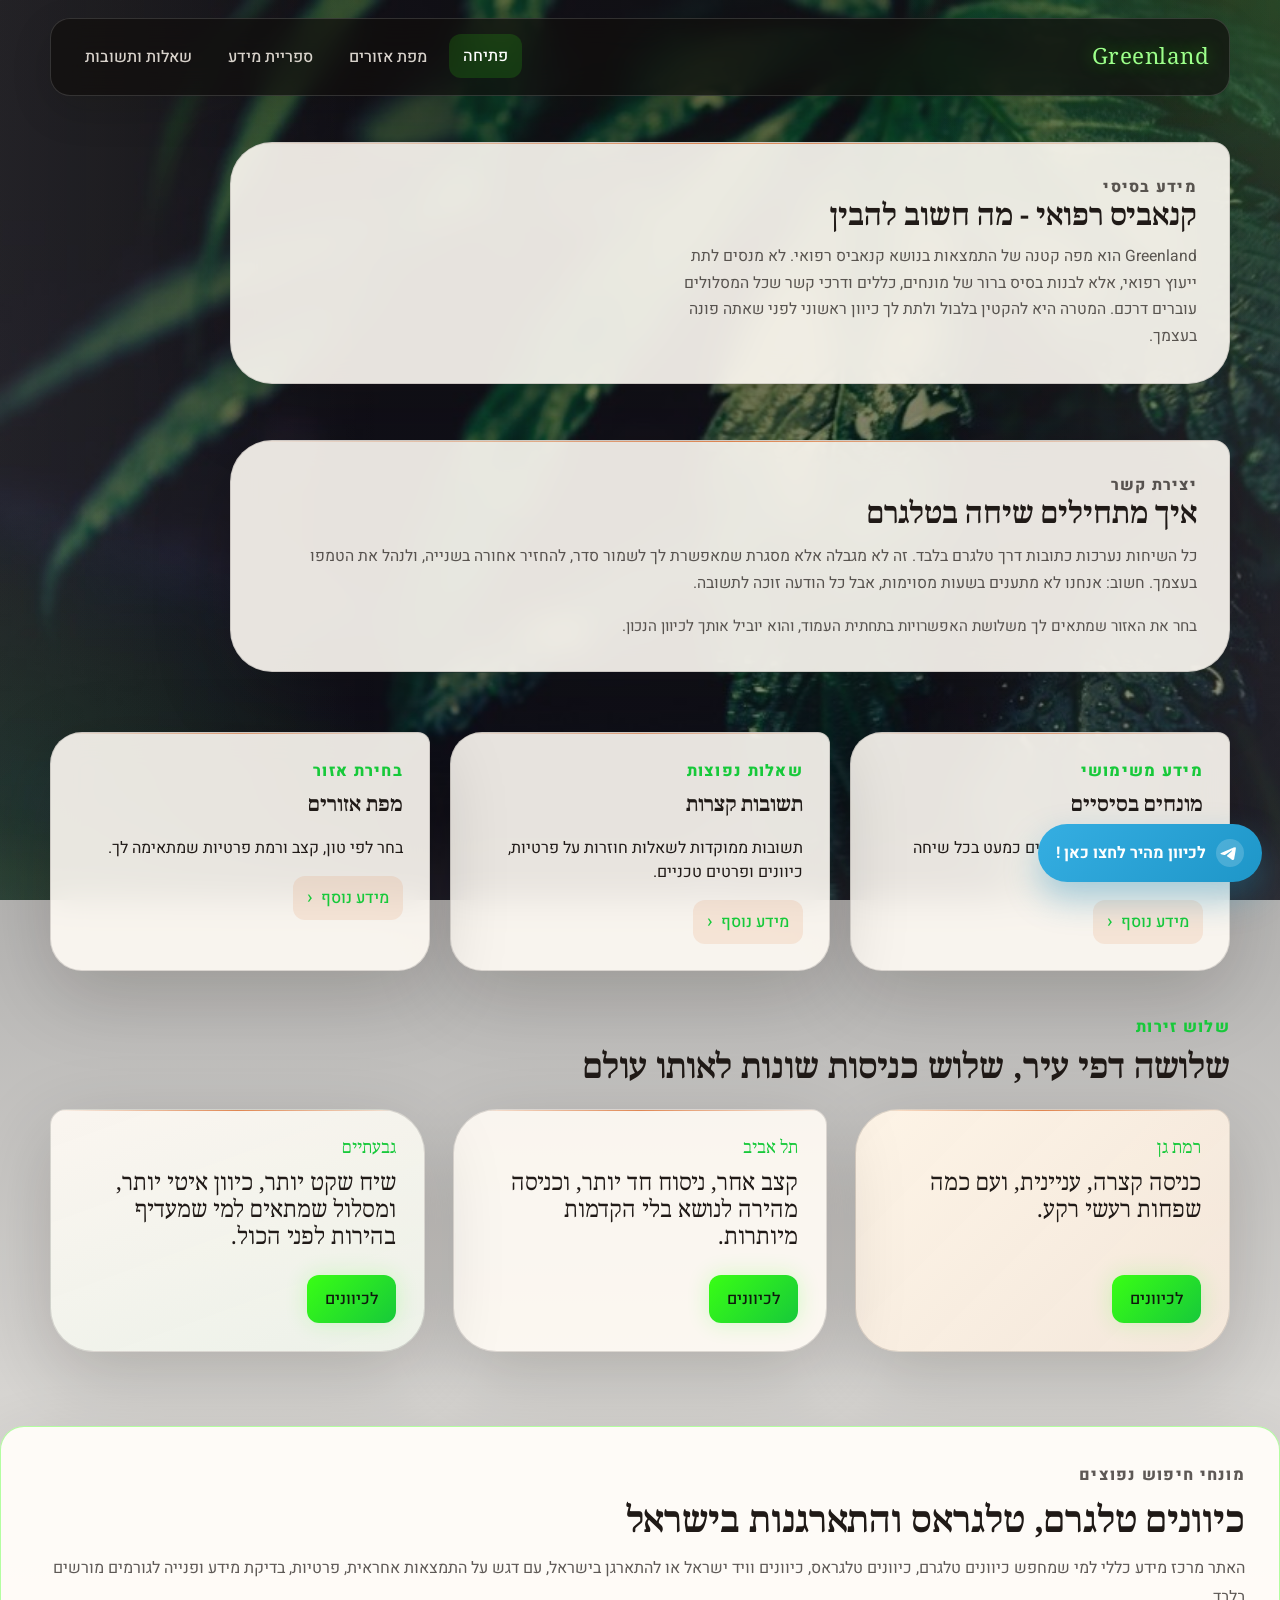
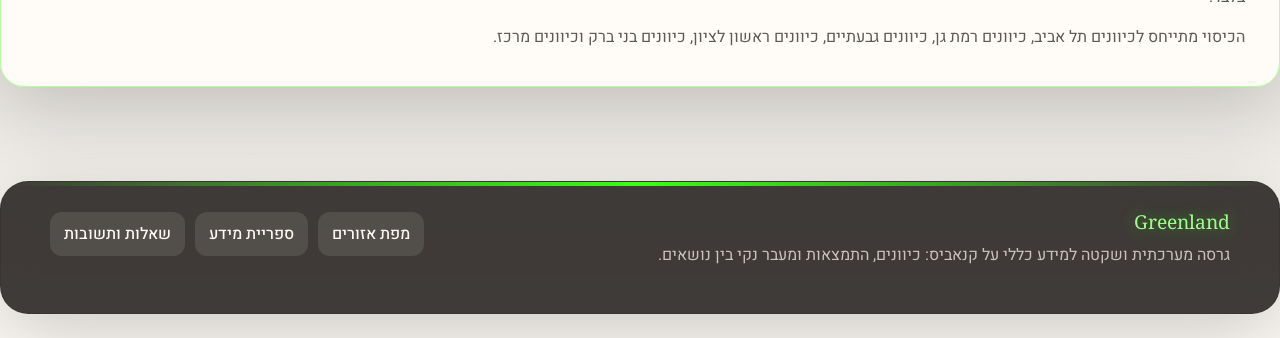
<file: index.html>
<!DOCTYPE html>
<html lang="he" dir="rtl">
<head>
  <meta charset="UTF-8">
  <meta name="viewport" content="width=device-width, initial-scale=1.0">
  <meta name="theme-color" content="#39ff14">
  <meta name="robots" content="index,follow,max-image-preview:large">
  <title>כיוונים טלגרם וכיוונים מרכז | להתארגן בישראל</title>
  <meta name="description" content="מידע כללי להתמצאות בישראל סביב כיוונים טלגרם, כיוונים טלגראס וכיוונים מרכז, כולל תל אביב, רמת גן, גבעתיים, ראשון לציון ובני ברק.">
  <meta name="keywords" content="כיוונים טלגרם, כיוונים טלגראס, כיוונים וויד ישראל, להתארגן בישראל, כיוונים תל אביב, כיוונים רמת גן, כיוונים גבעתיים, כיוונים ראשון לציון, כיוונים בני ברק, כיוונים מרכז">
  <link rel="canonical" href="https://masach-patuach.example/">
  <meta property="og:type" content="website">
  <meta property="og:locale" content="he_IL">
  <meta property="og:title" content="כיוונים טלגרם וכיוונים מרכז | להתארגן בישראל">
  <meta property="og:description" content="מידע כללי להתמצאות בישראל סביב כיוונים טלגרם, כיוונים טלגראס וכיוונים מרכז, כולל תל אביב, רמת גן, גבעתיים, ראשון לציון ובני ברק.">
  <meta property="og:url" content="https://masach-patuach.example/">
  <meta property="og:site_name" content="Greenland">
  <meta property="og:image" content="https://masach-patuach.example/assets/image/weed3.jpg">
  <meta property="og:image:alt" content="רקע גרפי של Greenland לשיתוף ברשתות חברתיות">
  <meta name="twitter:card" content="summary_large_image">
  <meta name="twitter:title" content="כיוונים טלגרם וכיוונים מרכז | להתארגן בישראל">
  <meta name="twitter:description" content="מידע כללי להתמצאות בישראל סביב כיוונים טלגרם, כיוונים טלגראס וכיוונים מרכז, כולל תל אביב, רמת גן, גבעתיים, ראשון לציון ובני ברק.">
  <meta name="twitter:image" content="https://masach-patuach.example/assets/image/weed3.jpg">
  <meta name="twitter:image:alt" content="רקע גרפי של Greenland לשיתוף ברשתות חברתיות">
  <script type="application/ld+json">
    {
      "@context": "https://schema.org",
      "@graph": [
        {
          "@type": "WebSite",
          "@id": "https://masach-patuach.example/#website",
          "url": "https://masach-patuach.example/",
          "name": "Greenland",
          "inLanguage": "he-IL",
          "description": "אתר מידע כללי עם מפת אזורים, מונחים בסיסיים ושאלות נפוצות על קנאביס רפואי בישראל."
        },
        {
          "@type": "WebPage",
          "@id": "https://masach-patuach.example/#webpage",
          "url": "https://masach-patuach.example/",
          "name": "קנאביס רפואי בישראל | Greenland",
          "isPartOf": {
            "@id": "https://masach-patuach.example/#website"
          },
          "inLanguage": "he-IL",
          "description": "מידע כללי על קנאביס רפואי בישראל: מפת אזורים, מונחים בסיסיים, שאלות נפוצות וכיוון ראשוני להמשך קריאה."
        }
      ]
    }
  </script>
  <link rel="icon" href="favicon.svg" type="image/svg+xml">
  <link rel="manifest" href="manifest.json">
  <link rel="preconnect" href="https://fonts.googleapis.com">
  <link rel="preconnect" href="https://fonts.gstatic.com" crossorigin>
  <link href="https://fonts.googleapis.com/css2?family=Heebo:wght@400;500;700;800&family=Noto+Serif+Hebrew:wght@400;600;700;800&display=swap" rel="stylesheet">
  <link rel="stylesheet" href="assets/css/style.css">
    <script type="application/ld+json" data-seo-topic-list>
    {
      "@context": "https://schema.org",
      "@type": "ItemList",
      "name": "מונחי כיוונים מרכז והתארגנות בישראל",
      "description": "רשימת נושאים כללית להתמצאות: כיוונים טלגרם, כיוונים טלגראס, כיוונים וויד ישראל, להתארגן בישראל וכיוונים לפי ערי המרכז.",
      "itemListElement": [
        { "@type": "ListItem", "position": 1, "name": "כיוונים טלגרם" },
        { "@type": "ListItem", "position": 2, "name": "כיוונים טלגראס" },
        { "@type": "ListItem", "position": 3, "name": "כיוונים וויד ישראל" },
        { "@type": "ListItem", "position": 4, "name": "להתארגן בישראל" },
        { "@type": "ListItem", "position": 5, "name": "כיוונים תל אביב" },
        { "@type": "ListItem", "position": 6, "name": "כיוונים רמת גן" },
        { "@type": "ListItem", "position": 7, "name": "כיוונים גבעתיים" },
        { "@type": "ListItem", "position": 8, "name": "כיוונים ראשון לציון" },
        { "@type": "ListItem", "position": 9, "name": "כיוונים בני ברק" },
        { "@type": "ListItem", "position": 10, "name": "כיוונים מרכז" }
      ]
    }
    </script>
</head>
<body>
  <div class="page-aura" aria-hidden="true"></div>
  <header class="site-header" data-header>
    <div class="shell nav-shell">
      <a class="brand" href="index.html">Greenland</a>
      <button class="menu-toggle" type="button" aria-expanded="false" aria-controls="primary-nav" aria-label="פתיחת תפריט">
        <span></span>
        <span></span>
        <span></span>
      </button>
      <nav class="primary-nav" id="primary-nav">
        <a href="index.html" aria-current="page">פתיחה</a>
        <a href="guides.html">מפת אזורים</a>
        <a href="info.html">ספריית מידע</a>
        <a href="faq.html">שאלות ותשובות</a>
      </nav>
    </div>
  </header>

  <main>
    <section class="section-shell info-banner">
      <div class="shell">
        <article class="banner-card reveal">
          <p class="eyebrow">מידע בסיסי</p>
          <h1>קנאביס רפואי - מה חשוב להבין</h1>
          <p class="lead">Greenland הוא מפה קטנה של התמצאות בנושא קנאביס רפואי. לא מנסים לתת ייעוץ רפואי, אלא לבנות בסיס ברור של מונחים, כללים ודרכי קשר שכל המסלולים עוברים דרכם. המטרה היא להקטין בלבול ולתת לך כיוון ראשוני לפני שאתה פונה בעצמך.</p>
        </article>
      </div>
    </section>

    <section class="section-shell telegram-section">
      <div class="shell">
        <article class="telegram-card reveal">
          <p class="eyebrow">יצירת קשר</p>
          <h2>איך מתחילים שיחה בטלגרם</h2>
          <p>כל השיחות נערכות כתובות דרך טלגרם בלבד. זה לא מגבלה אלא מסגרת שמאפשרת לך לשמור סדר, להחזיר אחורה בשנייה, ולנהל את הטמפו בעצמך. חשוב: אנחנו לא מתענים בשעות מסוימות, אבל כל הודעה זוכה לתשובה.</p>
          <p style="margin-top: 16px; font-size: 0.95rem; color: var(--ink-soft);">
            בחר את האזור שמתאים לך משלושת האפשרויות בתחתית העמוד, והוא יוביל אותך לכיוון הנכון.
          </p>
        </article>
      </div>
    </section>

    <section class="section-shell quick-links-section">
      <div class="shell">
        <div class="quick-links-grid">
          <a class="quick-link-card reveal" href="info.html">
            <p class="eyebrow">מידע משימושי</p>
            <h3>מונחים בסיסיים</h3>
            <p>היכר את המושגים שחוזרים כמעט בכל שיחה ראשונית.</p>
            <span class="quick-link-action">מידע נוסף</span>
          </a>
          <a class="quick-link-card reveal delay-1" href="faq.html">
            <p class="eyebrow">שאלות נפוצות</p>
            <h3>תשובות קצרות</h3>
            <p>תשובות ממוקדות לשאלות חוזרות על פרטיות, כיוונים ופרטים טכניים.</p>
            <span class="quick-link-action">מידע נוסף</span>
          </a>
          <a class="quick-link-card reveal delay-2" href="guides.html">
            <p class="eyebrow">בחירת אזור</p>
            <h3>מפת אזורים</h3>
            <p>בחר לפי טון, קצב ורמת פרטיות שמתאימה לך.</p>
            <span class="quick-link-action">מידע נוסף</span>
          </a>
        </div>
      </div>
    </section>

    <section class="section-shell city-stage">
      <div class="shell">
        <div class="section-head reveal city-stage-head">
          <p class="eyebrow">שלוש זירות</p>
          <h2>שלושה דפי עיר, שלוש כניסות שונות לאותו עולם</h2>
        </div>
        <div class="city-stage-grid">
          <a class="city-stage-card city-stage-card-primary reveal" href="ramat-gan.html">
            <div class="city-stage-copy">
              <p class="editorial-index">רמת גן</p>
              <span>כניסה קצרה, עניינית, ועם כמה שפחות רעשי רקע.</span>
            </div>
            <span class="city-card-action">לכיוונים</span>
          </a>
          <a class="city-stage-card reveal delay-1" href="tel-aviv.html">
            <div class="city-stage-copy">
              <p class="editorial-index">תל אביב</p>
              <span>קצב אחר, ניסוח חד יותר, וכניסה מהירה לנושא בלי הקדמות מיותרות.</span>
            </div>
            <span class="city-card-action">לכיוונים</span>
          </a>
          <a class="city-stage-card city-stage-card-soft reveal delay-2" href="givatayim.html">
            <div class="city-stage-copy">
              <p class="editorial-index">גבעתיים</p>
              <span>שיח שקט יותר, כיוון איטי יותר, ומסלול שמתאים למי שמעדיף בהירות לפני הכול.</span>
            </div>
            <span class="city-card-action">לכיוונים</span>
          </a>
        </div>
      </div>
    </section>
    <section class="seo-context" aria-labelledby="seo-context-title">
      <div class="container seo-context-card reveal">
        <p class="eyebrow">מונחי חיפוש נפוצים</p>
        <h2 id="seo-context-title">כיוונים טלגרם, טלגראס והתארגנות בישראל</h2>
        <p>האתר מרכז מידע כללי למי שמחפש כיוונים טלגרם, כיוונים טלגראס, כיוונים וויד ישראל או להתארגן בישראל, עם דגש על התמצאות אחראית, פרטיות, בדיקת מידע ופנייה לגורמים מורשים בלבד.</p>
        <p>הכיסוי מתייחס לכיוונים תל אביב, כיוונים רמת גן, כיוונים גבעתיים, כיוונים ראשון לציון, כיוונים בני ברק וכיוונים מרכז.</p>
      </div>
    </section>
  </main>

  <footer class="site-footer">
    <div class="shell footer-shell">
      <div>
        <p class="footer-brand">Greenland</p>
        <p class="footer-copy">גרסה מערכתית ושקטה למידע כללי על קנאביס: כיוונים, התמצאות ומעבר נקי בין נושאים.</p>
      </div>
      <div class="footer-links">
        <a href="guides.html">מפת אזורים</a>
        <a href="info.html">ספריית מידע</a>
        <a href="faq.html">שאלות ותשובות</a>
      </div>
    </div>
  </footer>

  <script src="assets/js/main.js" defer></script>
  <script src="assets/js/telegram-button.js" defer></script>
</body>
</html>
</file>
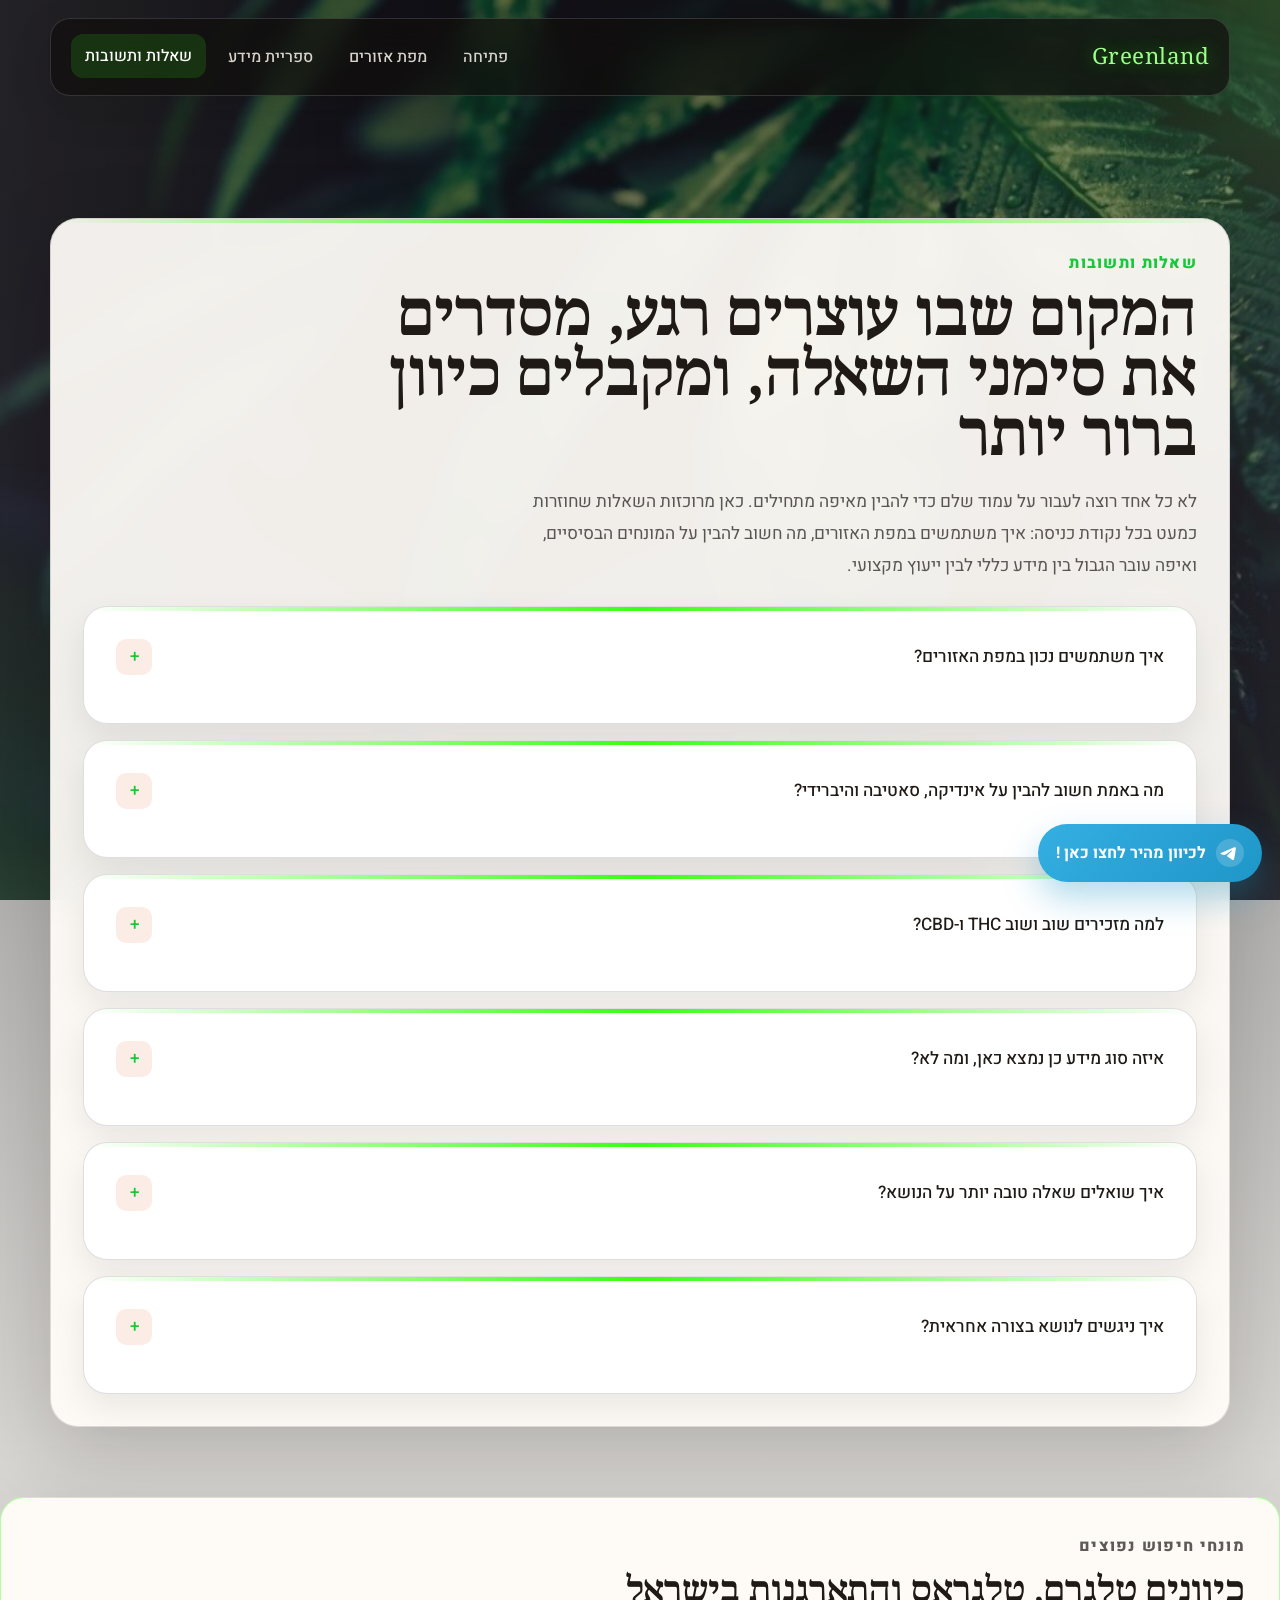
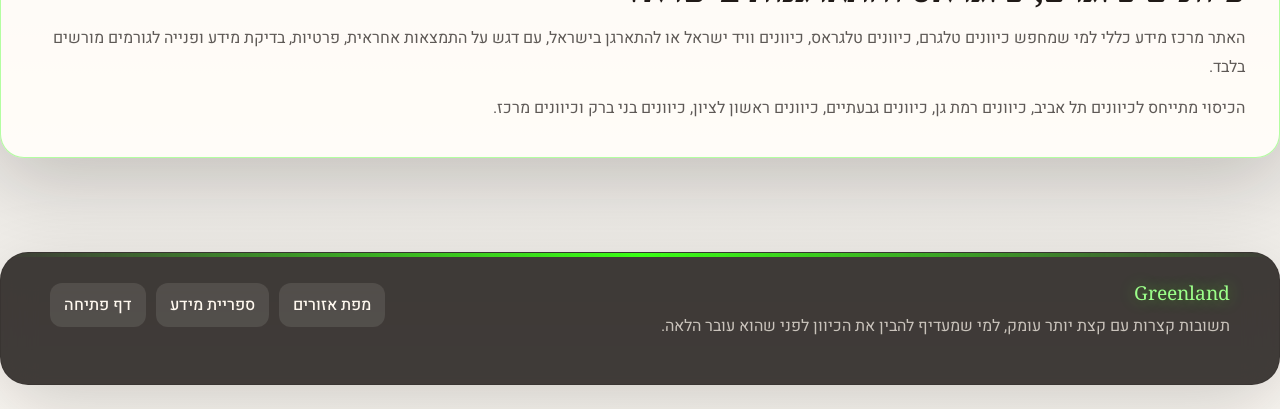
<file: faq.html>
<!DOCTYPE html>
<html lang="he" dir="rtl">
<head>
  <meta charset="UTF-8">
  <meta name="viewport" content="width=device-width, initial-scale=1.0">
  <meta name="theme-color" content="#39ff14">
  <meta name="robots" content="index,follow,max-image-preview:large">
  <title>שאלות נפוצות | כיוונים טלגרם, טלגראס וכיוונים מרכז</title>
  <meta name="description" content="שאלות נפוצות על כיוונים טלגרם, כיוונים טלגראס, כיוונים וויד ישראל, להתארגן בישראל וכיוונים מרכז במידע כללי בלבד.">
  <meta name="keywords" content="כיוונים טלגרם, כיוונים טלגראס, כיוונים וויד ישראל, להתארגן בישראל, כיוונים תל אביב, כיוונים רמת גן, כיוונים גבעתיים, כיוונים ראשון לציון, כיוונים בני ברק, כיוונים מרכז">
  <link rel="canonical" href="https://masach-patuach.example/faq.html">
  <meta property="og:type" content="website">
  <meta property="og:locale" content="he_IL">
  <meta property="og:title" content="שאלות נפוצות | כיוונים טלגרם, טלגראס וכיוונים מרכז">
  <meta property="og:description" content="שאלות נפוצות על כיוונים טלגרם, כיוונים טלגראס, כיוונים וויד ישראל, להתארגן בישראל וכיוונים מרכז במידע כללי בלבד.">
  <meta property="og:url" content="https://masach-patuach.example/faq.html">
  <meta property="og:site_name" content="Greenland">
  <meta property="og:image" content="https://masach-patuach.example/assets/image/weed3.jpg">
  <meta property="og:image:alt" content="עמוד השאלות והתשובות של Greenland לשיתוף ברשתות חברתיות">
  <meta name="twitter:card" content="summary_large_image">
  <meta name="twitter:title" content="שאלות נפוצות | כיוונים טלגרם, טלגראס וכיוונים מרכז">
  <meta name="twitter:description" content="שאלות נפוצות על כיוונים טלגרם, כיוונים טלגראס, כיוונים וויד ישראל, להתארגן בישראל וכיוונים מרכז במידע כללי בלבד.">
  <meta name="twitter:image" content="https://masach-patuach.example/assets/image/weed3.jpg">
  <meta name="twitter:image:alt" content="עמוד השאלות והתשובות של Greenland לשיתוף ברשתות חברתיות">
  <script type="application/ld+json">
    {
      "@context": "https://schema.org",
      "@graph": [
        {
          "@type": "FAQPage",
          "@id": "https://masach-patuach.example/faq.html#faqpage",
          "url": "https://masach-patuach.example/faq.html",
          "name": "שאלות ותשובות על קנאביס רפואי | Greenland",
          "inLanguage": "he-IL",
          "mainEntity": [
            {
              "@type": "Question",
              "name": "איך משתמשים נכון במפת האזורים?",
              "acceptedAnswer": {
                "@type": "Answer",
                "text": "מפת האזורים לא נועדה רק לסמן מקום, אלא גם סגנון. רמת גן נותנת כניסה עניינית וקצרה, תל אביב בנויה לקצב מהיר וישיר, וגבעתיים מציעה כיוון רגוע יותר. אם לא בטוחים איפה להתחיל, בוחרים לפי הטון שנוח לקרוא דרכו."
              }
            },
            {
              "@type": "Question",
              "name": "מה באמת חשוב להבין על אינדיקה, סאטיבה והיברידי?",
              "acceptedAnswer": {
                "@type": "Answer",
                "text": "אלה מונחים שמסדרים את השפה, לא תשובה מלאה בפני עצמם. הם עוזרים להבין איך מדברים על קנאביס במאמרים, בתיאורים ובשיחות כלליות, אבל לא אמורים לבדם להכריע בחירה אישית או רפואית. עדיף להתייחס אליהם כאל כיוון בסיסי שדורש עוד הקשר."
              }
            },
            {
              "@type": "Question",
              "name": "למה מזכירים שוב ושוב THC ו-CBD?",
              "acceptedAnswer": {
                "@type": "Answer",
                "text": "אלו שני קיצורים שחוזרים כמעט בכל מקור מידע בסיסי על קנאביס. המטרה באתר היא לוודא שמי שקורא לא הולך לאיבוד מול המושגים, כך שקל יותר להבין תיאורים אחרים בלי להיתקע על כל שורה."
              }
            },
            {
              "@type": "Question",
              "name": "איזה סוג מידע כן נמצא כאן, ומה לא?",
              "acceptedAnswer": {
                "@type": "Answer",
                "text": "האתר מרכז מונחי יסוד, כיווני התחלה, הסבר על מבנה הדפים ודגשים על פרטיות והתמצאות. הוא לא מחליף ייעוץ רפואי, משפטי או מקצועי, ולא נועד לתת התאמה אישית."
              }
            },
            {
              "@type": "Question",
              "name": "איך שואלים שאלה טובה יותר על הנושא?",
              "acceptedAnswer": {
                "@type": "Answer",
                "text": "שאלה טובה מתחילה בהקשר קצר: מה כבר ברור, מה עדיין לא, ואיזה מונח או כיוון דורש הבהרה. במקום לשאול מה הכי טוב, עדיף לשאול על הבדל בין מושגים, על משמעות של קטגוריה מסוימת, או על הדף הבא שכדאי לפתוח."
              }
            },
            {
              "@type": "Question",
              "name": "איך ניגשים לנושא בצורה אחראית?",
              "acceptedAnswer": {
                "@type": "Answer",
                "text": "מתחילים ממידע כללי, בודקים מה רלוונטי למצב, ושומרים הפרדה ברורה בין תוכן הסברתי לבין החלטות אישיות. אם עולה שאלה רפואית, טיפולית או חוקית, עוברים לגורם מוסמך."
              }
            }
          ]
        },
        {
          "@type": "BreadcrumbList",
          "itemListElement": [
            {
              "@type": "ListItem",
              "position": 1,
              "name": "דף הבית",
              "item": "https://masach-patuach.example/"
            },
            {
              "@type": "ListItem",
              "position": 2,
              "name": "שאלות ותשובות",
              "item": "https://masach-patuach.example/faq.html"
            }
          ]
        }
      ]
    }
  </script>
  <link rel="icon" href="favicon.svg" type="image/svg+xml">
  <link rel="manifest" href="manifest.json">
  <link rel="preconnect" href="https://fonts.googleapis.com">
  <link rel="preconnect" href="https://fonts.gstatic.com" crossorigin>
  <link href="https://fonts.googleapis.com/css2?family=Heebo:wght@400;500;700;800&family=Noto+Serif+Hebrew:wght@400;600;700;800&display=swap" rel="stylesheet">
  <link rel="stylesheet" href="assets/css/style.css">
    <script type="application/ld+json" data-seo-topic-list>
    {
      "@context": "https://schema.org",
      "@type": "ItemList",
      "name": "מונחי כיוונים מרכז והתארגנות בישראל",
      "description": "רשימת נושאים כללית להתמצאות: כיוונים טלגרם, כיוונים טלגראס, כיוונים וויד ישראל, להתארגן בישראל וכיוונים לפי ערי המרכז.",
      "itemListElement": [
        { "@type": "ListItem", "position": 1, "name": "כיוונים טלגרם" },
        { "@type": "ListItem", "position": 2, "name": "כיוונים טלגראס" },
        { "@type": "ListItem", "position": 3, "name": "כיוונים וויד ישראל" },
        { "@type": "ListItem", "position": 4, "name": "להתארגן בישראל" },
        { "@type": "ListItem", "position": 5, "name": "כיוונים תל אביב" },
        { "@type": "ListItem", "position": 6, "name": "כיוונים רמת גן" },
        { "@type": "ListItem", "position": 7, "name": "כיוונים גבעתיים" },
        { "@type": "ListItem", "position": 8, "name": "כיוונים ראשון לציון" },
        { "@type": "ListItem", "position": 9, "name": "כיוונים בני ברק" },
        { "@type": "ListItem", "position": 10, "name": "כיוונים מרכז" }
      ]
    }
    </script>
</head>
<body>
  <div class="page-aura" aria-hidden="true"></div>
  <header class="site-header" data-header>
    <div class="shell nav-shell">
      <a class="brand" href="index.html">Greenland</a>
      <button class="menu-toggle" type="button" aria-expanded="false" aria-controls="primary-nav" aria-label="פתיחת תפריט">
        <span></span>
        <span></span>
        <span></span>
      </button>
      <nav class="primary-nav" id="primary-nav">
        <a href="index.html">פתיחה</a>
        <a href="guides.html">מפת אזורים</a>
        <a href="info.html">ספריית מידע</a>
        <a href="faq.html" aria-current="page">שאלות ותשובות</a>
      </nav>
    </div>
  </header>

  <main>
    <section class="faq-page-wrap">
      <div class="shell faq-page-panel">
        <div class="faq-page-intro reveal">
          <p class="eyebrow">שאלות ותשובות</p>
          <h1>המקום שבו עוצרים רגע, מסדרים את סימני השאלה, ומקבלים כיוון ברור יותר</h1>
          <p class="lead">לא כל אחד רוצה לעבור על עמוד שלם כדי להבין מאיפה מתחילים. כאן מרוכזות השאלות שחוזרות כמעט בכל נקודת כניסה: איך משתמשים במפת האזורים, מה חשוב להבין על המונחים הבסיסיים, ואיפה עובר הגבול בין מידע כללי לבין ייעוץ מקצועי.</p>
        </div>

        <div class="faq-stack">
          <article class="faq-item reveal">
            <button class="faq-toggle" type="button" aria-expanded="false">
              <span>איך משתמשים נכון במפת האזורים?</span>
              <span class="faq-mark">+</span>
            </button>
            <div class="faq-body">
              <p>מפת האזורים כאן לא נועדה רק לסמן מקום, אלא גם סגנון. רמת גן נותנת כניסה עניינית וקצרה, תל אביב בנויה לקצב מהיר וישיר, וגבעתיים מציעה כיוון רגוע יותר. אם לא בטוחים איפה להתחיל, בוחרים לפי הטון שנוח לכם לקרוא דרכו.</p>
            </div>
          </article>

          <article class="faq-item reveal delay-1">
            <button class="faq-toggle" type="button" aria-expanded="false">
              <span>מה באמת חשוב להבין על אינדיקה, סאטיבה והיברידי?</span>
              <span class="faq-mark">+</span>
            </button>
            <div class="faq-body">
              <p>אלה מונחים שמסדרים את השפה, לא תשובה מלאה בפני עצמם. הם עוזרים להבין איך מדברים על קנאביס במאמרים, בתיאורים ובשיחות כלליות, אבל לא אמורים לבדם להכריע בחירה אישית או רפואית. עדיף להתייחס אליהם כאל כיוון בסיסי שדורש תמיד עוד הקשר.</p>
            </div>
          </article>

          <article class="faq-item reveal delay-2">
            <button class="faq-toggle" type="button" aria-expanded="false">
              <span>למה מזכירים שוב ושוב THC ו-CBD?</span>
              <span class="faq-mark">+</span>
            </button>
            <div class="faq-body">
              <p>מפני שאלו שני קיצורים שחוזרים כמעט בכל מקור מידע בסיסי על קנאביס. המטרה באתר היא לא לנתח אותם לעומק, אלא לוודא שמי שקורא לא הולך לאיבוד מול המושגים. ברגע שמכירים את השמות ואת ההקשר הכללי שלהם, קל יותר להבין תיאורים אחרים בלי להיתקע על כל שורה.</p>
            </div>
          </article>

          <article class="faq-item reveal">
            <button class="faq-toggle" type="button" aria-expanded="false">
              <span>איזה סוג מידע כן נמצא כאן, ומה לא?</span>
              <span class="faq-mark">+</span>
            </button>
            <div class="faq-body">
              <p>האתר מרכז מונחי יסוד, כיווני התחלה, הסבר על מבנה הדפים, ודגשים על פרטיות והתמצאות. הוא לא מחליף ייעוץ רפואי, משפטי או מקצועי, ולא נועד לתת התאמה אישית. הרעיון הוא לבנות הבנה בסיסית ורגועה לפני שפונים למקורות מוסמכים כשצריך.</p>
            </div>
          </article>

          <article class="faq-item reveal delay-1">
            <button class="faq-toggle" type="button" aria-expanded="false">
              <span>איך שואלים שאלה טובה יותר על הנושא?</span>
              <span class="faq-mark">+</span>
            </button>
            <div class="faq-body">
              <p>שאלה טובה מתחילה בהקשר קצר: מה כבר ברור לכם, מה עדיין לא, ואיזה מונח או כיוון דורש הבהרה. במקום לשאול "מה הכי טוב", עדיף לשאול על הבדל בין מושגים, על משמעות של קטגוריה מסוימת, או על הדף הבא שכדאי לפתוח. ככה גם התשובה תהיה מדויקת יותר וגם לא תתפזר.</p>
            </div>
          </article>

          <article class="faq-item reveal delay-2">
            <button class="faq-toggle" type="button" aria-expanded="false">
              <span>איך ניגשים לנושא בצורה אחראית?</span>
              <span class="faq-mark">+</span>
            </button>
            <div class="faq-body">
              <p>מתחילים ממידע כללי, בודקים מה רלוונטי למצב שלכם, ושומרים הפרדה ברורה בין תוכן הסברתי לבין החלטות אישיות. אם עולה שאלה רפואית, טיפולית או חוקית, עוצרים ועוברים לגורם מוסמך. האתר אמור לתת כיוון ראשוני טוב יותר, לא לסגור את כל ההחלטות במקומכם.</p>
            </div>
          </article>
        </div>
      </div>
    </section>
    <section class="seo-context" aria-labelledby="seo-context-title">
      <div class="container seo-context-card reveal">
        <p class="eyebrow">מונחי חיפוש נפוצים</p>
        <h2 id="seo-context-title">כיוונים טלגרם, טלגראס והתארגנות בישראל</h2>
        <p>האתר מרכז מידע כללי למי שמחפש כיוונים טלגרם, כיוונים טלגראס, כיוונים וויד ישראל או להתארגן בישראל, עם דגש על התמצאות אחראית, פרטיות, בדיקת מידע ופנייה לגורמים מורשים בלבד.</p>
        <p>הכיסוי מתייחס לכיוונים תל אביב, כיוונים רמת גן, כיוונים גבעתיים, כיוונים ראשון לציון, כיוונים בני ברק וכיוונים מרכז.</p>
      </div>
    </section>
  </main>

  <footer class="site-footer">
    <div class="shell footer-shell">
      <div>
        <p class="footer-brand">Greenland</p>
        <p class="footer-copy">תשובות קצרות עם קצת יותר עומק, למי שמעדיף להבין את הכיוון לפני שהוא עובר הלאה.</p>
      </div>
      <div class="footer-links">
        <a href="guides.html">מפת אזורים</a>
        <a href="info.html">ספריית מידע</a>
        <a href="index.html">דף פתיחה</a>
      </div>
    </div>
  </footer>

  <script src="assets/js/main.js" defer></script>
  <script src="assets/js/telegram-button.js" defer></script>
</body>
</html>
</file>
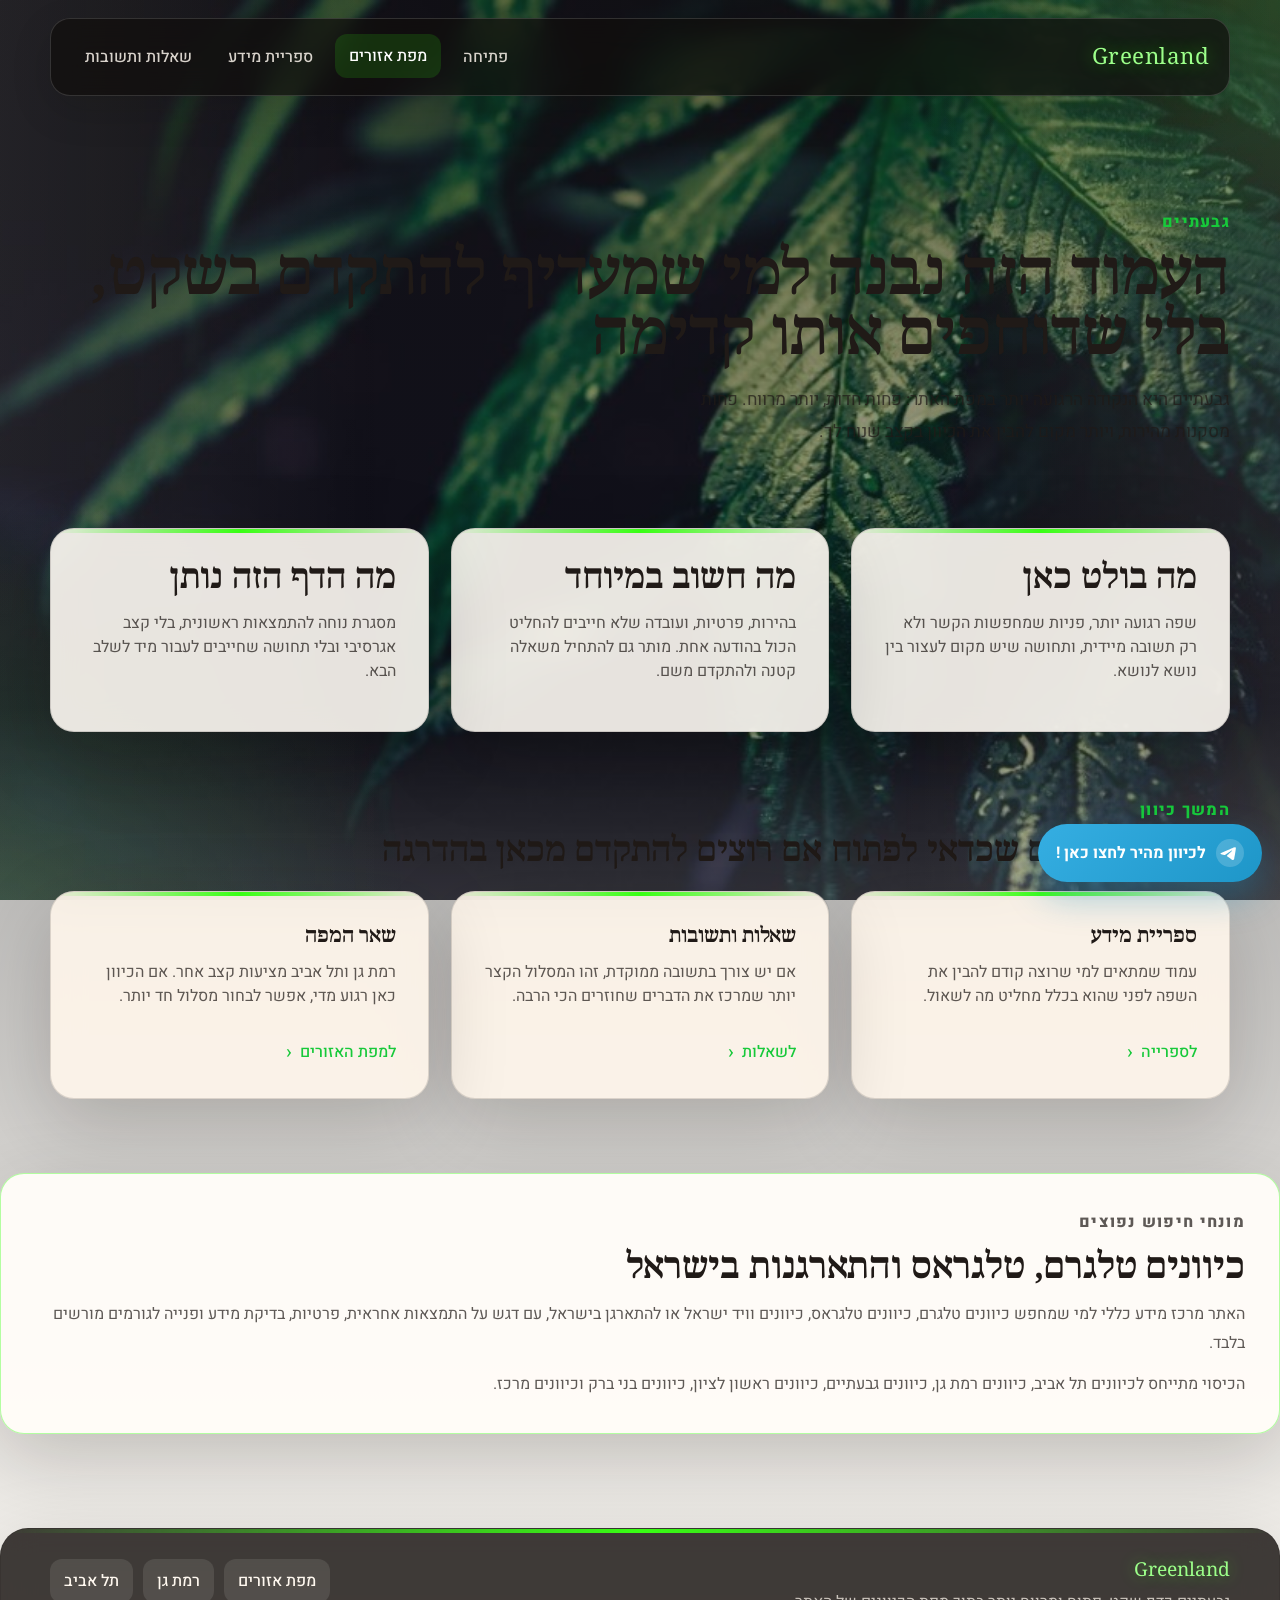
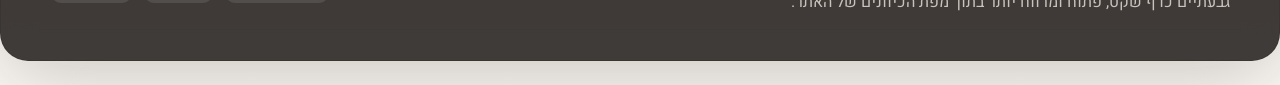
<file: givatayim.html>
<!DOCTYPE html>
<html lang="he" dir="rtl">
<head>
  <meta charset="UTF-8">
  <meta name="viewport" content="width=device-width, initial-scale=1.0">
  <meta name="theme-color" content="#39ff14">
  <meta name="robots" content="index,follow,max-image-preview:large">
  <title>כיוונים גבעתיים | טלגרם, טלגראס והתארגנות בישראל</title>
  <meta name="description" content="כיוונים גבעתיים במידע כללי: התארגנות בישראל, פרטיות, בדיקת מקורות והקשר לכיוונים מרכז, טלגרם וטלגראס.">
  <meta name="keywords" content="כיוונים טלגרם, כיוונים טלגראס, כיוונים וויד ישראל, להתארגן בישראל, כיוונים תל אביב, כיוונים רמת גן, כיוונים גבעתיים, כיוונים ראשון לציון, כיוונים בני ברק, כיוונים מרכז">
  <link rel="canonical" href="https://masach-patuach.example/givatayim.html">
  <meta property="og:type" content="article">
  <meta property="og:locale" content="he_IL">
  <meta property="og:title" content="כיוונים גבעתיים | טלגרם, טלגראס והתארגנות בישראל">
  <meta property="og:description" content="כיוונים גבעתיים במידע כללי: התארגנות בישראל, פרטיות, בדיקת מקורות והקשר לכיוונים מרכז, טלגרם וטלגראס.">
  <meta property="og:url" content="https://masach-patuach.example/givatayim.html">
  <meta property="og:site_name" content="Greenland">
  <meta property="og:image" content="https://masach-patuach.example/assets/image/weed3.jpg">
  <meta property="og:image:alt" content="עמוד גבעתיים של Greenland לשיתוף ברשתות חברתיות">
  <meta name="twitter:card" content="summary_large_image">
  <meta name="twitter:title" content="כיוונים גבעתיים | טלגרם, טלגראס והתארגנות בישראל">
  <meta name="twitter:description" content="כיוונים גבעתיים במידע כללי: התארגנות בישראל, פרטיות, בדיקת מקורות והקשר לכיוונים מרכז, טלגרם וטלגראס.">
  <meta name="twitter:image" content="https://masach-patuach.example/assets/image/weed3.jpg">
  <meta name="twitter:image:alt" content="עמוד גבעתיים של Greenland לשיתוף ברשתות חברתיות">
  <script type="application/ld+json">
    {
      "@context": "https://schema.org",
      "@graph": [
        {
          "@type": "WebPage",
          "@id": "https://masach-patuach.example/givatayim.html#webpage",
          "url": "https://masach-patuach.example/givatayim.html",
          "name": "קנאביס רפואי בגבעתיים | Greenland",
          "inLanguage": "he-IL",
          "description": "עמוד אזורי על קנאביס רפואי בגבעתיים עם טון רגוע, התמצאות הדרגתית וקישורים להמשך מידע ושאלות נפוצות."
        },
        {
          "@type": "BreadcrumbList",
          "itemListElement": [
            {
              "@type": "ListItem",
              "position": 1,
              "name": "דף הבית",
              "item": "https://masach-patuach.example/"
            },
            {
              "@type": "ListItem",
              "position": 2,
              "name": "מפת אזורים",
              "item": "https://masach-patuach.example/guides.html"
            },
            {
              "@type": "ListItem",
              "position": 3,
              "name": "גבעתיים",
              "item": "https://masach-patuach.example/givatayim.html"
            }
          ]
        }
      ]
    }
  </script>
  <link rel="icon" href="favicon.svg" type="image/svg+xml">
  <link rel="manifest" href="manifest.json">
  <link rel="preconnect" href="https://fonts.googleapis.com">
  <link rel="preconnect" href="https://fonts.gstatic.com" crossorigin>
  <link href="https://fonts.googleapis.com/css2?family=Heebo:wght@400;500;700;800&family=Noto+Serif+Hebrew:wght@400;600;700;800&display=swap" rel="stylesheet">
  <link rel="stylesheet" href="assets/css/style.css">
    <script type="application/ld+json" data-seo-topic-list>
    {
      "@context": "https://schema.org",
      "@type": "ItemList",
      "name": "מונחי כיוונים מרכז והתארגנות בישראל",
      "description": "רשימת נושאים כללית להתמצאות: כיוונים טלגרם, כיוונים טלגראס, כיוונים וויד ישראל, להתארגן בישראל וכיוונים לפי ערי המרכז.",
      "itemListElement": [
        { "@type": "ListItem", "position": 1, "name": "כיוונים טלגרם" },
        { "@type": "ListItem", "position": 2, "name": "כיוונים טלגראס" },
        { "@type": "ListItem", "position": 3, "name": "כיוונים וויד ישראל" },
        { "@type": "ListItem", "position": 4, "name": "להתארגן בישראל" },
        { "@type": "ListItem", "position": 5, "name": "כיוונים תל אביב" },
        { "@type": "ListItem", "position": 6, "name": "כיוונים רמת גן" },
        { "@type": "ListItem", "position": 7, "name": "כיוונים גבעתיים" },
        { "@type": "ListItem", "position": 8, "name": "כיוונים ראשון לציון" },
        { "@type": "ListItem", "position": 9, "name": "כיוונים בני ברק" },
        { "@type": "ListItem", "position": 10, "name": "כיוונים מרכז" }
      ]
    }
    </script>
</head>
<body>
  <div class="page-aura" aria-hidden="true"></div>
  <header class="site-header" data-header>
    <div class="shell nav-shell">
      <a class="brand" href="index.html">Greenland</a>
      <button class="menu-toggle" type="button" aria-expanded="false" aria-controls="primary-nav" aria-label="פתיחת תפריט">
        <span></span>
        <span></span>
        <span></span>
      </button>
      <nav class="primary-nav" id="primary-nav">
        <a href="index.html">פתיחה</a>
        <a href="guides.html" aria-current="page">מפת אזורים</a>
        <a href="info.html">ספריית מידע</a>
        <a href="faq.html">שאלות ותשובות</a>
      </nav>
    </div>
  </header>

  <main>
    <section class="page-hero city-hero">
      <div class="shell reveal">
        <p class="eyebrow">גבעתיים</p>
        <h1>העמוד הזה נבנה למי שמעדיף להתקדם בשקט, בלי שדוחפים אותו קדימה</h1>
        <p class="lead">גבעתיים היא הנקודה הרגועה יותר במפת האתר: פחות חדות, יותר מרווח. פחות מסקנות מהירות, ויותר מקום להבין את הכיוון בקצב שנוח לך.</p>
      </div>
    </section>

    <section class="section-shell">
      <div class="shell tile-grid tile-grid-3 compact-grid">
        <article class="info-tile reveal">
          <h2>מה בולט כאן</h2>
          <p>שפה רגועה יותר, פניות שמחפשות הקשר ולא רק תשובה מיידית, ותחושה שיש מקום לעצור בין נושא לנושא.</p>
        </article>
        <article class="info-tile reveal delay-1">
          <h2>מה חשוב במיוחד</h2>
          <p>בהירות, פרטיות, ועובדה שלא חייבים להחליט הכול בהודעה אחת. מותר גם להתחיל משאלה קטנה ולהתקדם משם.</p>
        </article>
        <article class="info-tile reveal delay-2">
          <h2>מה הדף הזה נותן</h2>
          <p>מסגרת נוחה להתמצאות ראשונית, בלי קצב אגרסיבי ובלי תחושה שחייבים לעבור מיד לשלב הבא.</p>
        </article>
      </div>
    </section>

    <section class="section-shell warm-strip">
      <div class="shell">
        <div class="section-head reveal">
          <p class="eyebrow">המשך כיוון</p>
          <h2>שלושה עמודים שכדאי לפתוח אם רוצים להתקדם מכאן בהדרגה</h2>
        </div>
        <div class="tile-grid tile-grid-3 compact-grid">
          <article class="info-tile reveal">
            <h3>ספריית מידע</h3>
            <p>עמוד שמתאים למי שרוצה קודם להבין את השפה לפני שהוא בכלל מחליט מה לשאול.</p>
            <a class="text-link" href="info.html">לספרייה</a>
          </article>
          <article class="info-tile reveal delay-1">
            <h3>שאלות ותשובות</h3>
            <p>אם יש צורך בתשובה ממוקדת, זהו המסלול הקצר יותר שמרכז את הדברים שחוזרים הכי הרבה.</p>
            <a class="text-link" href="faq.html">לשאלות</a>
          </article>
          <article class="info-tile reveal delay-2">
            <h3>שאר המפה</h3>
            <p>רמת גן ותל אביב מציעות קצב אחר. אם הכיוון כאן רגוע מדי, אפשר לבחור מסלול חד יותר.</p>
            <a class="text-link" href="guides.html">למפת האזורים</a>
          </article>
        </div>
      </div>
    </section>
    <section class="seo-context" aria-labelledby="seo-context-title">
      <div class="container seo-context-card reveal">
        <p class="eyebrow">מונחי חיפוש נפוצים</p>
        <h2 id="seo-context-title">כיוונים טלגרם, טלגראס והתארגנות בישראל</h2>
        <p>האתר מרכז מידע כללי למי שמחפש כיוונים טלגרם, כיוונים טלגראס, כיוונים וויד ישראל או להתארגן בישראל, עם דגש על התמצאות אחראית, פרטיות, בדיקת מידע ופנייה לגורמים מורשים בלבד.</p>
        <p>הכיסוי מתייחס לכיוונים תל אביב, כיוונים רמת גן, כיוונים גבעתיים, כיוונים ראשון לציון, כיוונים בני ברק וכיוונים מרכז.</p>
      </div>
    </section>
  </main>

  <footer class="site-footer">
    <div class="shell footer-shell">
      <div>
        <p class="footer-brand">Greenland</p>
        <p class="footer-copy">גבעתיים כדף שקט, פתוח ומרווח יותר בתוך מפת הכיוונים של האתר.</p>
      </div>
      <div class="footer-links">
        <a href="guides.html">מפת אזורים</a>
        <a href="ramat-gan.html">רמת גן</a>
        <a href="tel-aviv.html">תל אביב</a>
      </div>
    </div>
  </footer>

  <script src="assets/js/main.js" defer></script>
  <script src="assets/js/telegram-button.js" defer></script>
</body>
</html>
</file>
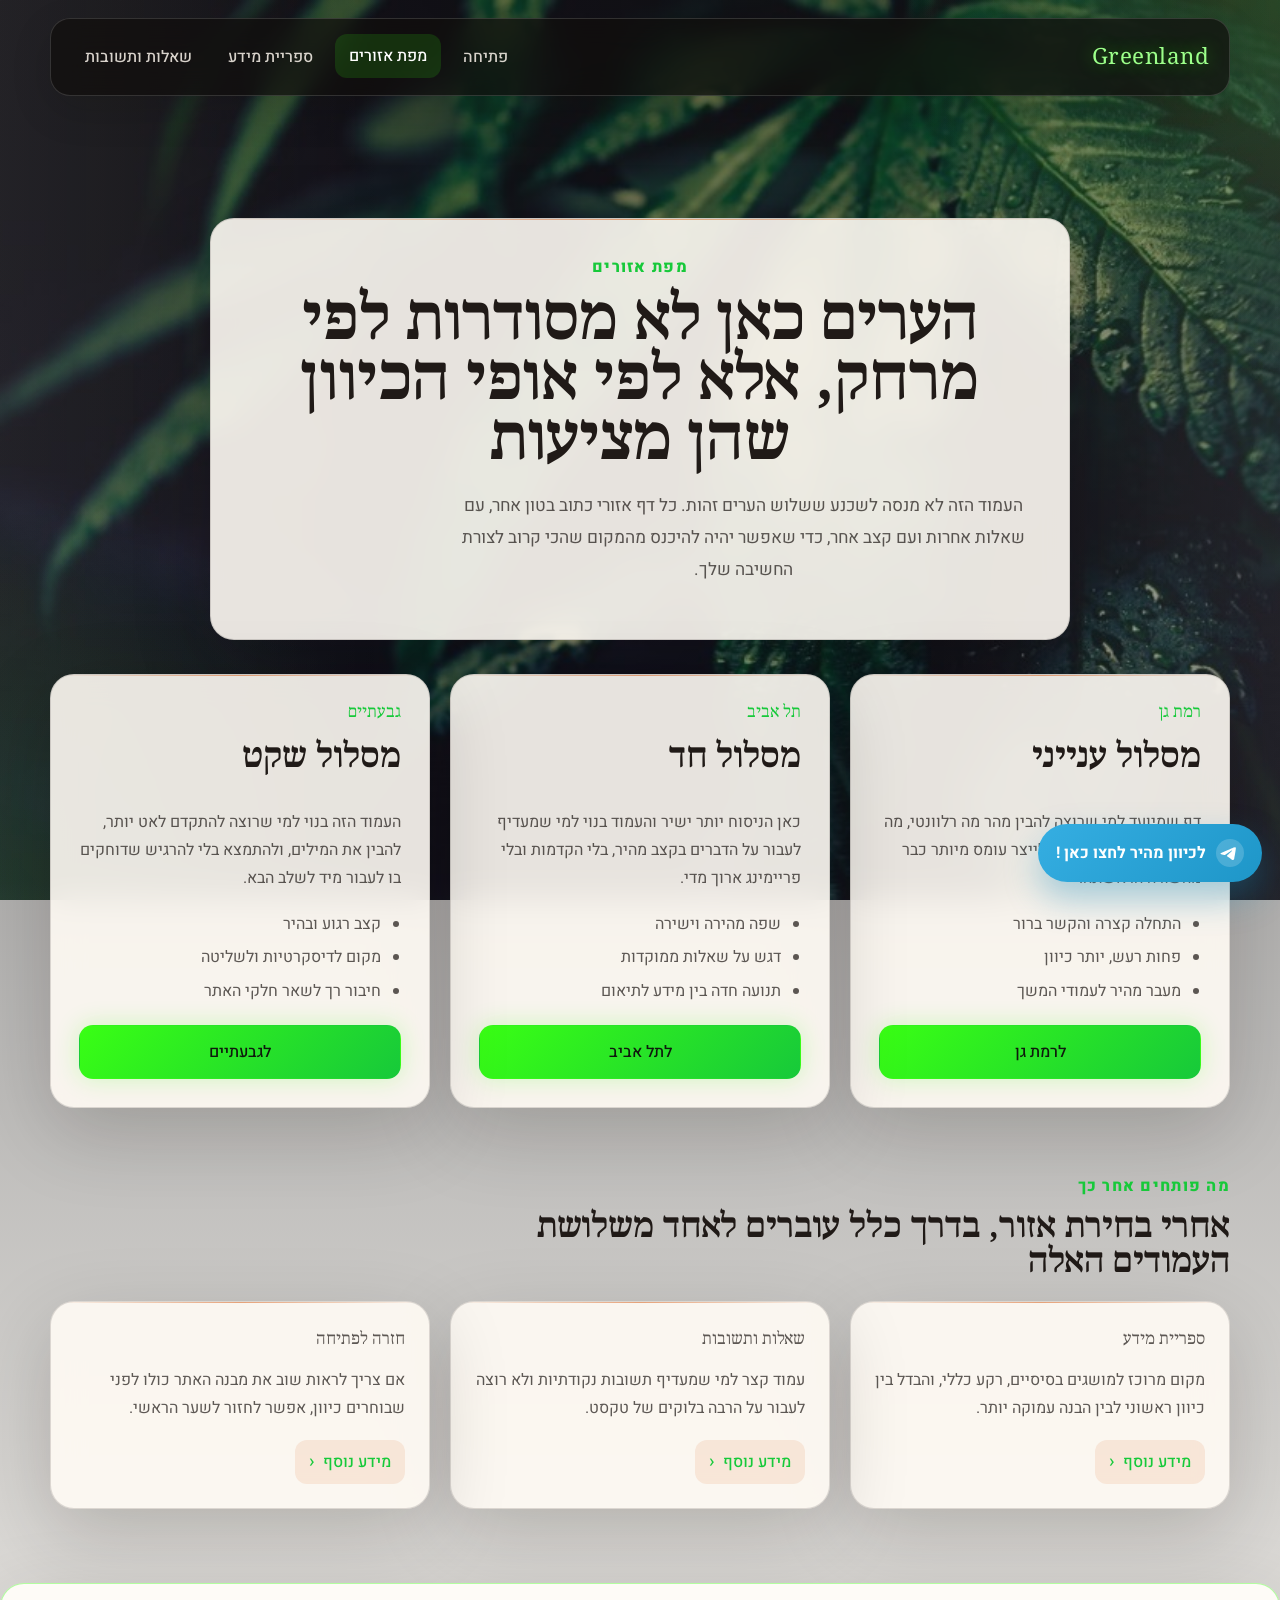
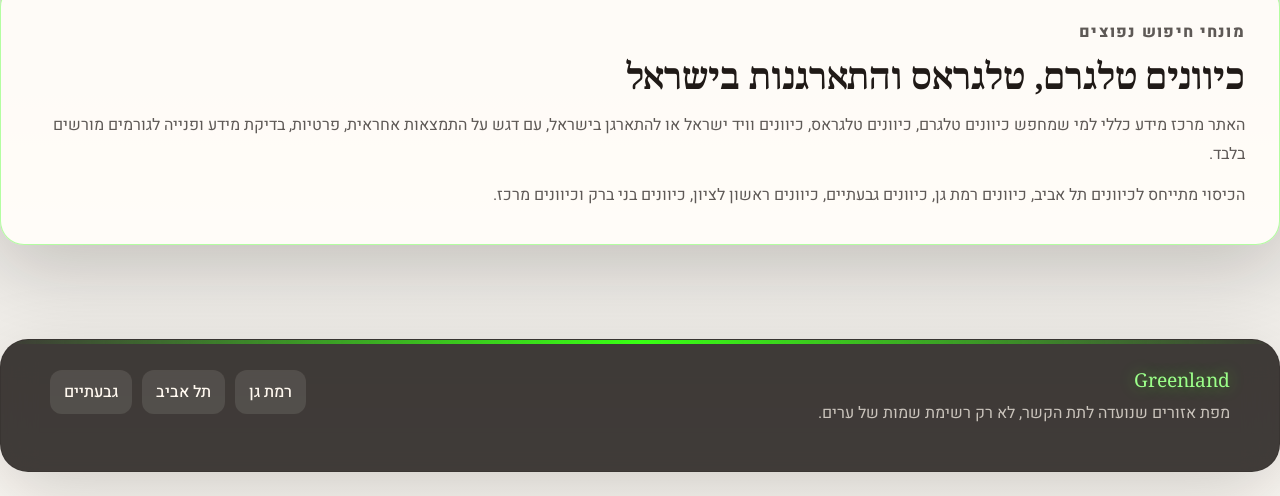
<file: guides.html>
<!DOCTYPE html>
<html lang="he" dir="rtl">
<head>
  <meta charset="UTF-8">
  <meta name="viewport" content="width=device-width, initial-scale=1.0">
  <meta name="theme-color" content="#39ff14">
  <meta name="robots" content="index,follow,max-image-preview:large">
  <title>כיוונים מרכז | תל אביב, רמת גן, גבעתיים, ראשון לציון ובני ברק</title>
  <meta name="description" content="עמוד כיוונים מרכז עם מידע כללי לפי ערים: כיוונים תל אביב, רמת גן, גבעתיים, ראשון לציון ובני ברק, לצד דגשי פרטיות ובדיקת מידע.">
  <meta name="keywords" content="כיוונים טלגרם, כיוונים טלגראס, כיוונים וויד ישראל, להתארגן בישראל, כיוונים תל אביב, כיוונים רמת גן, כיוונים גבעתיים, כיוונים ראשון לציון, כיוונים בני ברק, כיוונים מרכז">
  <link rel="canonical" href="https://masach-patuach.example/guides.html">
  <meta property="og:type" content="article">
  <meta property="og:locale" content="he_IL">
  <meta property="og:title" content="כיוונים מרכז | תל אביב, רמת גן, גבעתיים, ראשון לציון ובני ברק">
  <meta property="og:description" content="עמוד כיוונים מרכז עם מידע כללי לפי ערים: כיוונים תל אביב, רמת גן, גבעתיים, ראשון לציון ובני ברק, לצד דגשי פרטיות ובדיקת מידע.">
  <meta property="og:url" content="https://masach-patuach.example/guides.html">
  <meta property="og:site_name" content="Greenland">
  <meta property="og:image" content="https://masach-patuach.example/assets/image/weed3.jpg">
  <meta property="og:image:alt" content="מפת הכיוונים של Greenland לשיתוף ברשתות חברתיות">
  <meta name="twitter:card" content="summary_large_image">
  <meta name="twitter:title" content="כיוונים מרכז | תל אביב, רמת גן, גבעתיים, ראשון לציון ובני ברק">
  <meta name="twitter:description" content="עמוד כיוונים מרכז עם מידע כללי לפי ערים: כיוונים תל אביב, רמת גן, גבעתיים, ראשון לציון ובני ברק, לצד דגשי פרטיות ובדיקת מידע.">
  <meta name="twitter:image" content="https://masach-patuach.example/assets/image/weed3.jpg">
  <meta name="twitter:image:alt" content="מפת הכיוונים של Greenland לשיתוף ברשתות חברתיות">
  <script type="application/ld+json">
    {
      "@context": "https://schema.org",
      "@graph": [
        {
          "@type": "CollectionPage",
          "@id": "https://masach-patuach.example/guides.html#webpage",
          "url": "https://masach-patuach.example/guides.html",
          "name": "מפת אזורים לקנאביס רפואי | Greenland",
          "inLanguage": "he-IL",
          "description": "מפת אזורים לקנאביס רפואי: השוואה בין רמת גן, תל אביב וגבעתיים לפי טון, קצב וסגנון התמצאות."
        },
        {
          "@type": "BreadcrumbList",
          "itemListElement": [
            {
              "@type": "ListItem",
              "position": 1,
              "name": "דף הבית",
              "item": "https://masach-patuach.example/"
            },
            {
              "@type": "ListItem",
              "position": 2,
              "name": "מפת אזורים",
              "item": "https://masach-patuach.example/guides.html"
            }
          ]
        }
      ]
    }
  </script>
  <link rel="icon" href="favicon.svg" type="image/svg+xml">
  <link rel="manifest" href="manifest.json">
  <link rel="preconnect" href="https://fonts.googleapis.com">
  <link rel="preconnect" href="https://fonts.gstatic.com" crossorigin>
  <link href="https://fonts.googleapis.com/css2?family=Heebo:wght@400;500;700;800&family=Noto+Serif+Hebrew:wght@400;600;700;800&display=swap" rel="stylesheet">
  <link rel="stylesheet" href="assets/css/style.css">
    <script type="application/ld+json" data-seo-topic-list>
    {
      "@context": "https://schema.org",
      "@type": "ItemList",
      "name": "מונחי כיוונים מרכז והתארגנות בישראל",
      "description": "רשימת נושאים כללית להתמצאות: כיוונים טלגרם, כיוונים טלגראס, כיוונים וויד ישראל, להתארגן בישראל וכיוונים לפי ערי המרכז.",
      "itemListElement": [
        { "@type": "ListItem", "position": 1, "name": "כיוונים טלגרם" },
        { "@type": "ListItem", "position": 2, "name": "כיוונים טלגראס" },
        { "@type": "ListItem", "position": 3, "name": "כיוונים וויד ישראל" },
        { "@type": "ListItem", "position": 4, "name": "להתארגן בישראל" },
        { "@type": "ListItem", "position": 5, "name": "כיוונים תל אביב" },
        { "@type": "ListItem", "position": 6, "name": "כיוונים רמת גן" },
        { "@type": "ListItem", "position": 7, "name": "כיוונים גבעתיים" },
        { "@type": "ListItem", "position": 8, "name": "כיוונים ראשון לציון" },
        { "@type": "ListItem", "position": 9, "name": "כיוונים בני ברק" },
        { "@type": "ListItem", "position": 10, "name": "כיוונים מרכז" }
      ]
    }
    </script>
</head>
<body>
  <div class="page-aura" aria-hidden="true"></div>
  <header class="site-header" data-header>
    <div class="shell nav-shell">
      <a class="brand" href="index.html">Greenland</a>
      <button class="menu-toggle" type="button" aria-expanded="false" aria-controls="primary-nav" aria-label="פתיחת תפריט">
        <span></span>
        <span></span>
        <span></span>
      </button>
      <nav class="primary-nav" id="primary-nav">
        <a href="index.html">פתיחה</a>
        <a href="guides.html" aria-current="page">מפת אזורים</a>
        <a href="info.html">ספריית מידע</a>
        <a href="faq.html">שאלות ותשובות</a>
      </nav>
    </div>
  </header>

  <main>
    <section class="guide-clean-hero">
      <div class="shell guide-clean-hero-inner reveal">
        <p class="eyebrow">מפת אזורים</p>
        <h1>הערים כאן לא מסודרות לפי מרחק, אלא לפי אופי הכיוון שהן מציעות</h1>
        <p class="lead">העמוד הזה לא מנסה לשכנע ששלוש הערים זהות. כל דף אזורי כתוב בטון אחר, עם שאלות אחרות ועם קצב אחר, כדי שאפשר יהיה להיכנס מהמקום שהכי קרוב לצורת החשיבה שלך.</p>
      </div>
    </section>

    <section class="section-shell guide-clean-section">
      <div class="shell">
        <div class="guide-clean-grid">
          <article class="guide-clean-card reveal">
            <p class="guide-clean-label">רמת גן</p>
            <h2>מסלול ענייני</h2>
            <p class="guide-clean-copy">דף שמיועד למי שרוצה להבין מהר מה רלוונטי, מה לא, ואיפה מתחילים בלי לייצר עומס מיותר כבר מהשורה הראשונה.</p>
            <ul class="guide-clean-points">
              <li>התחלה קצרה והקשר ברור</li>
              <li>פחות רעש, יותר כיוון</li>
              <li>מעבר מהיר לעמודי המשך</li>
            </ul>
            <a class="button solid" href="ramat-gan.html">לרמת גן</a>
          </article>

          <article class="guide-clean-card reveal delay-1">
            <p class="guide-clean-label">תל אביב</p>
            <h2>מסלול חד</h2>
            <p class="guide-clean-copy">כאן הניסוח יותר ישיר והעמוד בנוי למי שמעדיף לעבור על הדברים בקצב מהיר, בלי הקדמות ובלי פריימינג ארוך מדי.</p>
            <ul class="guide-clean-points">
              <li>שפה מהירה וישירה</li>
              <li>דגש על שאלות ממוקדות</li>
              <li>תנועה חדה בין מידע לתיאום</li>
            </ul>
            <a class="button solid" href="tel-aviv.html">לתל אביב</a>
          </article>

          <article class="guide-clean-card reveal delay-2">
            <p class="guide-clean-label">גבעתיים</p>
            <h2>מסלול שקט</h2>
            <p class="guide-clean-copy">העמוד הזה בנוי למי שרוצה להתקדם לאט יותר, להבין את המילים, ולהתמצא בלי להרגיש שדוחקים בו לעבור מיד לשלב הבא.</p>
            <ul class="guide-clean-points">
              <li>קצב רגוע ובהיר</li>
              <li>מקום לדיסקרטיות ולשליטה</li>
              <li>חיבור רך לשאר חלקי האתר</li>
            </ul>
            <a class="button solid" href="givatayim.html">לגבעתיים</a>
          </article>
        </div>
      </div>
    </section>

    <section class="section-shell guide-clean-next-section">
      <div class="shell">
        <div class="section-head reveal guide-clean-head">
          <p class="eyebrow">מה פותחים אחר כך</p>
          <h2>אחרי בחירת אזור, בדרך כלל עוברים לאחד משלושת העמודים האלה</h2>
        </div>
        <div class="guide-clean-next-grid">
          <a class="guide-clean-next-card reveal" href="info.html">
            <p class="guide-clean-label">ספריית מידע</p>
            <p>מקום מרוכז למושגים בסיסיים, רקע כללי, והבדל בין כיוון ראשוני לבין הבנה עמוקה יותר.</p>
            <span class="quick-link-action">מידע נוסף</span>
          </a>
          <a class="guide-clean-next-card reveal delay-1" href="faq.html">
            <p class="guide-clean-label">שאלות ותשובות</p>
            <p>עמוד קצר למי שמעדיף תשובות נקודתיות ולא רוצה לעבור על הרבה בלוקים של טקסט.</p>
            <span class="quick-link-action">מידע נוסף</span>
          </a>
          <a class="guide-clean-next-card reveal delay-2" href="index.html">
            <p class="guide-clean-label">חזרה לפתיחה</p>
            <p>אם צריך לראות שוב את מבנה האתר כולו לפני שבוחרים כיוון, אפשר לחזור לשער הראשי.</p>
            <span class="quick-link-action">מידע נוסף</span>
          </a>
        </div>
      </div>
    </section>
    <section class="seo-context" aria-labelledby="seo-context-title">
      <div class="container seo-context-card reveal">
        <p class="eyebrow">מונחי חיפוש נפוצים</p>
        <h2 id="seo-context-title">כיוונים טלגרם, טלגראס והתארגנות בישראל</h2>
        <p>האתר מרכז מידע כללי למי שמחפש כיוונים טלגרם, כיוונים טלגראס, כיוונים וויד ישראל או להתארגן בישראל, עם דגש על התמצאות אחראית, פרטיות, בדיקת מידע ופנייה לגורמים מורשים בלבד.</p>
        <p>הכיסוי מתייחס לכיוונים תל אביב, כיוונים רמת גן, כיוונים גבעתיים, כיוונים ראשון לציון, כיוונים בני ברק וכיוונים מרכז.</p>
      </div>
    </section>
  </main>

  <footer class="site-footer">
    <div class="shell footer-shell">
      <div>
        <p class="footer-brand">Greenland</p>
        <p class="footer-copy">מפת אזורים שנועדה לתת הקשר, לא רק רשימת שמות של ערים.</p>
      </div>
      <div class="footer-links">
        <a href="ramat-gan.html">רמת גן</a>
        <a href="tel-aviv.html">תל אביב</a>
        <a href="givatayim.html">גבעתיים</a>
      </div>
    </div>
  </footer>

  <script src="assets/js/main.js" defer></script>
  <script src="assets/js/telegram-button.js" defer></script>
</body>
</html>
</file>
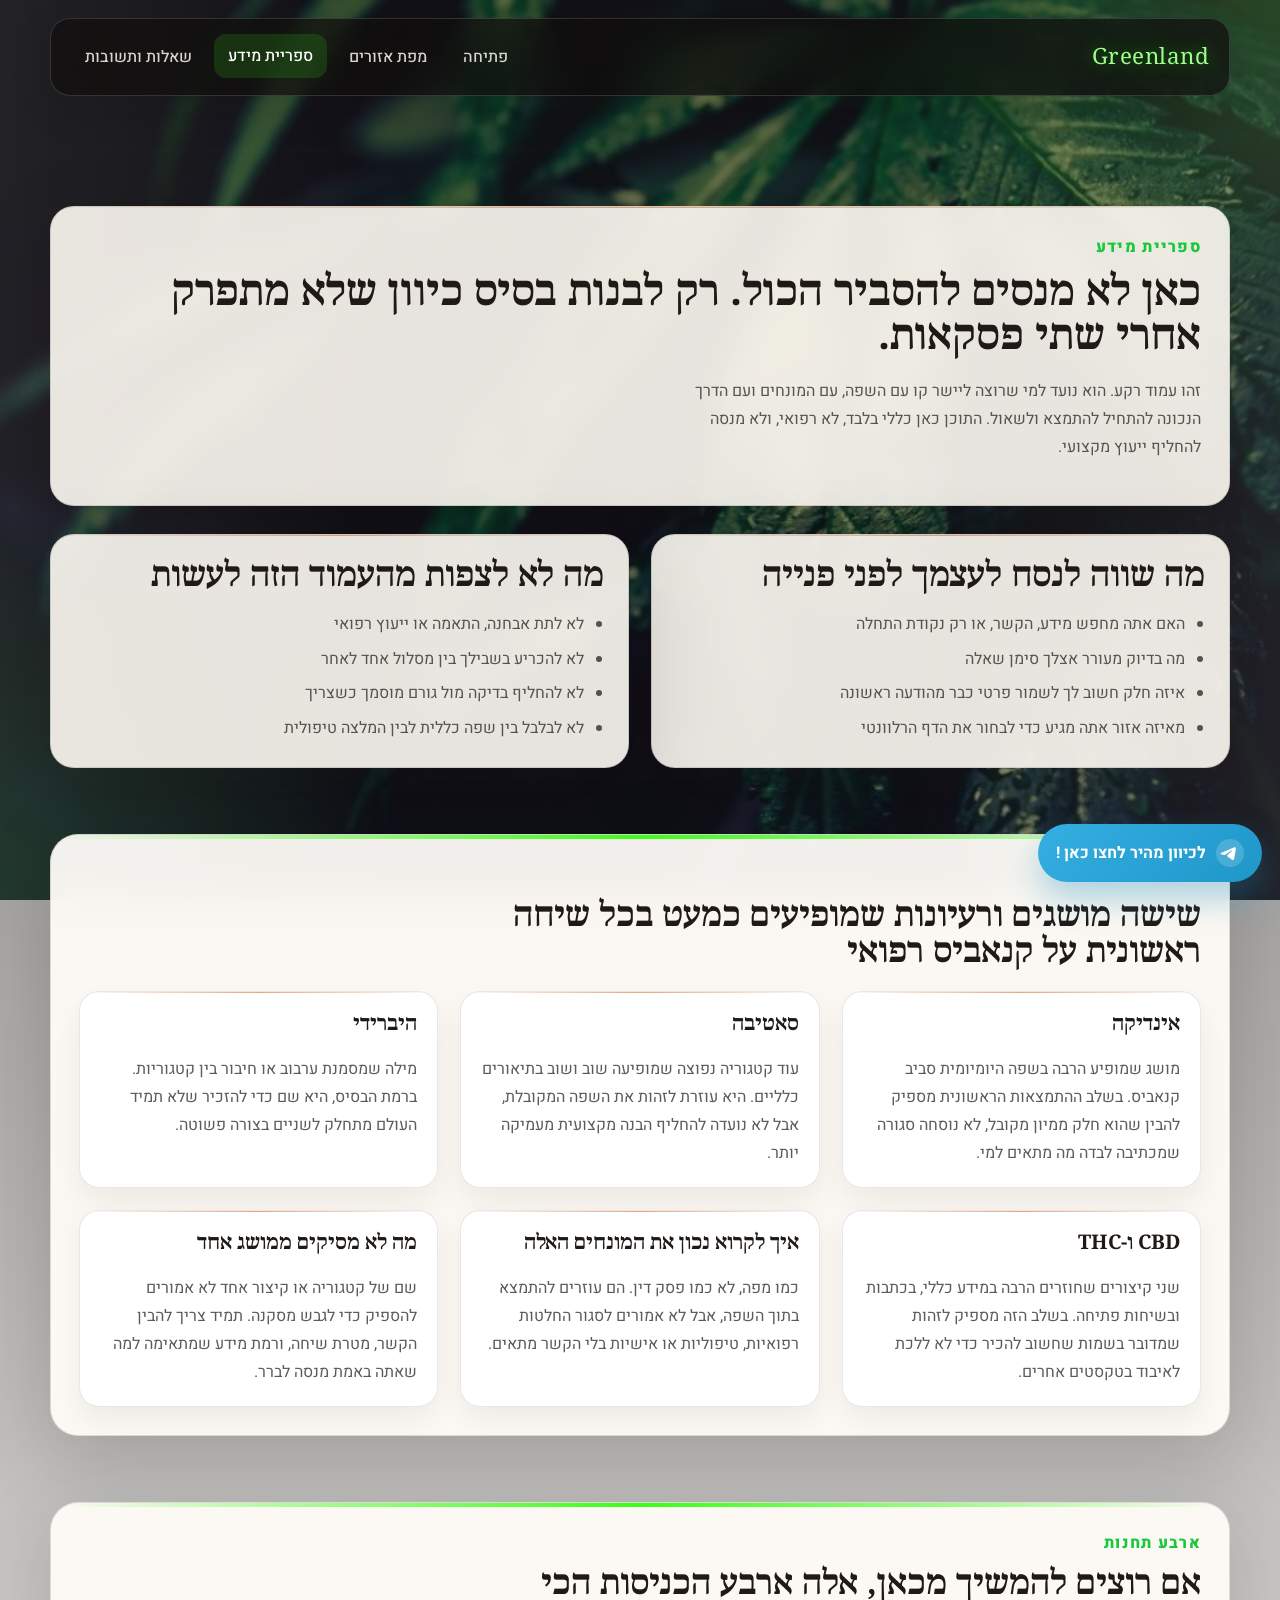
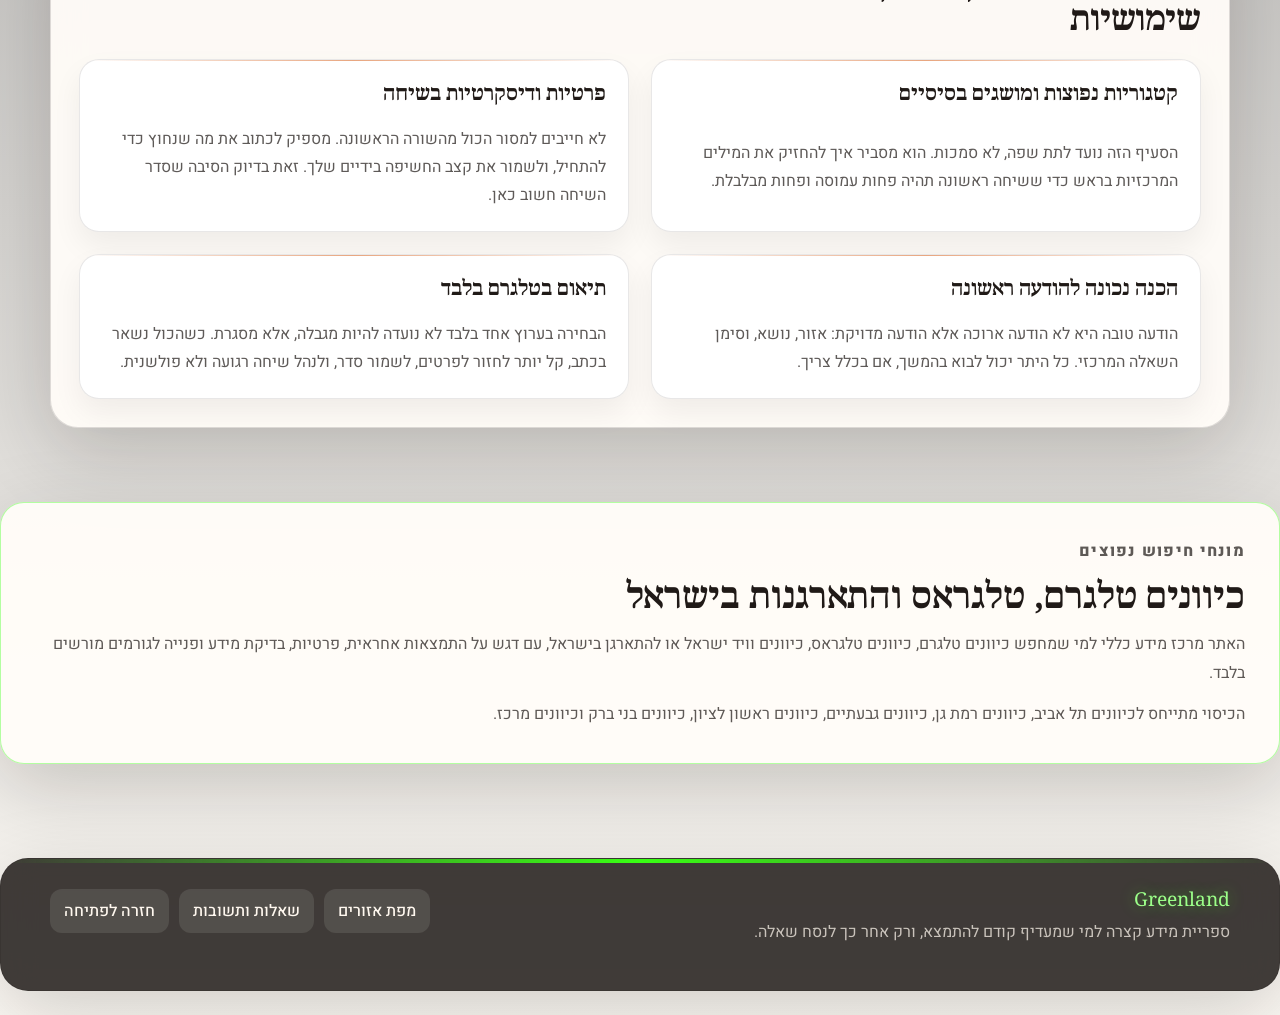
<file: info.html>
<!DOCTYPE html>
<html lang="he" dir="rtl">
<head>
  <meta charset="UTF-8">
  <meta name="viewport" content="width=device-width, initial-scale=1.0">
  <meta name="theme-color" content="#39ff14">
  <meta name="robots" content="index,follow,max-image-preview:large">
  <title>להתארגן בישראל | כיוונים טלגרם, טלגראס ומרכז</title>
  <meta name="description" content="מידע שימושי להתמצאות סביב כיוונים טלגרם, כיוונים טלגראס, להתארגן בישראל וכיוונים מרכז, עם דגש על פרטיות ואחריות.">
  <meta name="keywords" content="כיוונים טלגרם, כיוונים טלגראס, כיוונים וויד ישראל, להתארגן בישראל, כיוונים תל אביב, כיוונים רמת גן, כיוונים גבעתיים, כיוונים ראשון לציון, כיוונים בני ברק, כיוונים מרכז">
  <link rel="canonical" href="https://masach-patuach.example/info.html">
  <meta property="og:type" content="article">
  <meta property="og:locale" content="he_IL">
  <meta property="og:title" content="להתארגן בישראל | כיוונים טלגרם, טלגראס ומרכז">
  <meta property="og:description" content="מידע שימושי להתמצאות סביב כיוונים טלגרם, כיוונים טלגראס, להתארגן בישראל וכיוונים מרכז, עם דגש על פרטיות ואחריות.">
  <meta property="og:url" content="https://masach-patuach.example/info.html">
  <meta property="og:site_name" content="Greenland">
  <meta property="og:image" content="https://masach-patuach.example/assets/image/weed3.jpg">
  <meta property="og:image:alt" content="ספריית המידע של Greenland לשיתוף ברשתות חברתיות">
  <meta name="twitter:card" content="summary_large_image">
  <meta name="twitter:title" content="להתארגן בישראל | כיוונים טלגרם, טלגראס ומרכז">
  <meta name="twitter:description" content="מידע שימושי להתמצאות סביב כיוונים טלגרם, כיוונים טלגראס, להתארגן בישראל וכיוונים מרכז, עם דגש על פרטיות ואחריות.">
  <meta name="twitter:image" content="https://masach-patuach.example/assets/image/weed3.jpg">
  <meta name="twitter:image:alt" content="ספריית המידע של Greenland לשיתוף ברשתות חברתיות">
  <script type="application/ld+json">
    {
      "@context": "https://schema.org",
      "@graph": [
        {
          "@type": "WebPage",
          "@id": "https://masach-patuach.example/info.html#webpage",
          "url": "https://masach-patuach.example/info.html",
          "name": "מונחים בסיסיים על קנאביס רפואי | Greenland",
          "inLanguage": "he-IL",
          "description": "מונחים בסיסיים על קנאביס רפואי, פרטיות בשיחה, הכנה להודעה ראשונה ומידע כללי להתמצאות התחלתית."
        },
        {
          "@type": "BreadcrumbList",
          "itemListElement": [
            {
              "@type": "ListItem",
              "position": 1,
              "name": "דף הבית",
              "item": "https://masach-patuach.example/"
            },
            {
              "@type": "ListItem",
              "position": 2,
              "name": "ספריית מידע",
              "item": "https://masach-patuach.example/info.html"
            }
          ]
        }
      ]
    }
  </script>
  <link rel="icon" href="favicon.svg" type="image/svg+xml">
  <link rel="manifest" href="manifest.json">
  <link rel="preconnect" href="https://fonts.googleapis.com">
  <link rel="preconnect" href="https://fonts.gstatic.com" crossorigin>
  <link href="https://fonts.googleapis.com/css2?family=Heebo:wght@400;500;700;800&family=Noto+Serif+Hebrew:wght@400;600;700;800&display=swap" rel="stylesheet">
  <link rel="stylesheet" href="assets/css/style.css">
    <script type="application/ld+json" data-seo-topic-list>
    {
      "@context": "https://schema.org",
      "@type": "ItemList",
      "name": "מונחי כיוונים מרכז והתארגנות בישראל",
      "description": "רשימת נושאים כללית להתמצאות: כיוונים טלגרם, כיוונים טלגראס, כיוונים וויד ישראל, להתארגן בישראל וכיוונים לפי ערי המרכז.",
      "itemListElement": [
        { "@type": "ListItem", "position": 1, "name": "כיוונים טלגרם" },
        { "@type": "ListItem", "position": 2, "name": "כיוונים טלגראס" },
        { "@type": "ListItem", "position": 3, "name": "כיוונים וויד ישראל" },
        { "@type": "ListItem", "position": 4, "name": "להתארגן בישראל" },
        { "@type": "ListItem", "position": 5, "name": "כיוונים תל אביב" },
        { "@type": "ListItem", "position": 6, "name": "כיוונים רמת גן" },
        { "@type": "ListItem", "position": 7, "name": "כיוונים גבעתיים" },
        { "@type": "ListItem", "position": 8, "name": "כיוונים ראשון לציון" },
        { "@type": "ListItem", "position": 9, "name": "כיוונים בני ברק" },
        { "@type": "ListItem", "position": 10, "name": "כיוונים מרכז" }
      ]
    }
    </script>
</head>
<body>
  <div class="page-aura" aria-hidden="true"></div>
  <header class="site-header" data-header>
    <div class="shell nav-shell">
      <a class="brand" href="index.html">Greenland</a>
      <button class="menu-toggle" type="button" aria-expanded="false" aria-controls="primary-nav" aria-label="פתיחת תפריט">
        <span></span>
        <span></span>
        <span></span>
      </button>
      <nav class="primary-nav" id="primary-nav">
        <a href="index.html">פתיחה</a>
        <a href="guides.html">מפת אזורים</a>
        <a href="info.html" aria-current="page">ספריית מידע</a>
        <a href="faq.html">שאלות ותשובות</a>
      </nav>
    </div>
  </header>

  <main>
    <section class="info-library-hero">
      <div class="shell info-library-hero-grid">
        <article class="info-library-intro reveal">
          <p class="eyebrow">ספריית מידע</p>
          <h1>כאן לא מנסים להסביר הכול. רק לבנות בסיס כיוון שלא מתפרק אחרי שתי פסקאות.</h1>
          <p class="lead">זהו עמוד רקע. הוא נועד למי שרוצה ליישר קו עם השפה, עם המונחים ועם הדרך הנכונה להתחיל להתמצא ולשאול. התוכן כאן כללי בלבד, לא רפואי, ולא מנסה להחליף ייעוץ מקצועי.</p>
        </article>
      </div>
    </section>

    <section class="section-shell info-board-section">
      <div class="shell info-board-grid">
        <article class="info-board-card reveal">
          <h2>מה שווה לנסח לעצמך לפני פנייה</h2>
          <ul class="info-board-list">
            <li>האם אתה מחפש מידע, הקשר, או רק נקודת התחלה</li>
            <li>מה בדיוק מעורר אצלך סימן שאלה</li>
            <li>איזה חלק חשוב לך לשמור פרטי כבר מהודעה ראשונה</li>
            <li>מאיזה אזור אתה מגיע כדי לבחור את הדף הרלוונטי</li>
          </ul>
        </article>
        <article class="info-board-card reveal delay-1">
          <h2>מה לא לצפות מהעמוד הזה לעשות</h2>
          <ul class="info-board-list">
            <li>לא לתת אבחנה, התאמה או ייעוץ רפואי</li>
            <li>לא להכריע בשבילך בין מסלול אחד לאחר</li>
            <li>לא להחליף בדיקה מול גורם מוסמך כשצריך</li>
            <li>לא לבלבל בין שפה כללית לבין המלצה טיפולית</li>
          </ul>
        </article>
      </div>
    </section>

    <section class="section-shell info-atlas-section" id="medical-cannabis-types">
      <div class="shell">
        <div class="section-head reveal info-atlas-head">
          <p class="eyebrow">מונחי יסוד</p>
          <h2>שישה מושגים ורעיונות שמופיעים כמעט בכל שיחה ראשונית על קנאביס רפואי</h2>
        </div>
        <div class="info-concepts-grid">
          <article class="info-concept-card reveal">
            <h3>אינדיקה</h3>
            <p>מושג שמופיע הרבה בשפה היומיומית סביב קנאביס. בשלב ההתמצאות הראשונית מספיק להבין שהוא חלק ממיון מקובל, לא נוסחה סגורה שמכתיבה לבדה מה מתאים למי.</p>
          </article>
          <article class="info-concept-card reveal delay-1">
            <h3>סאטיבה</h3>
            <p>עוד קטגוריה נפוצה שמופיעה שוב ושוב בתיאורים כלליים. היא עוזרת לזהות את השפה המקובלת, אבל לא נועדה להחליף הבנה מקצועית מעמיקה יותר.</p>
          </article>
          <article class="info-concept-card reveal delay-2">
            <h3>היברידי</h3>
            <p>מילה שמסמנת ערבוב או חיבור בין קטגוריות. ברמת הבסיס, היא שם כדי להזכיר שלא תמיד העולם מתחלק לשניים בצורה פשוטה.</p>
          </article>
          <article class="info-concept-card reveal">
            <h3>CBD ו-THC</h3>
            <p>שני קיצורים שחוזרים הרבה במידע כללי, בכתבות ובשיחות פתיחה. בשלב הזה מספיק לזהות שמדובר בשמות שחשוב להכיר כדי לא ללכת לאיבוד בטקסטים אחרים.</p>
          </article>
          <article class="info-concept-card reveal delay-1">
            <h3>איך לקרוא נכון את המונחים האלה</h3>
            <p>כמו מפה, לא כמו פסק דין. הם עוזרים להתמצא בתוך השפה, אבל לא אמורים לסגור החלטות רפואיות, טיפוליות או אישיות בלי הקשר מתאים.</p>
          </article>
          <article class="info-concept-card reveal delay-2">
            <h3>מה לא מסיקים ממושג אחד</h3>
            <p>שם של קטגוריה או קיצור אחד לא אמורים להספיק כדי לגבש מסקנה. תמיד צריך להבין הקשר, מטרת שיחה, ורמת מידע שמתאימה למה שאתה באמת מנסה לברר.</p>
          </article>
        </div>
      </div>
    </section>

    <section class="section-shell info-steps-section">
      <div class="shell">
        <div class="section-head reveal info-steps-head">
          <p class="eyebrow">ארבע תחנות</p>
          <h2>אם רוצים להמשיך מכאן, אלה ארבע הכניסות הכי שימושיות</h2>
        </div>
        <div class="info-steps-grid">
          <article class="info-step-card reveal" id="basic-concepts">
            <h3>קטגוריות נפוצות ומושגים בסיסיים</h3>
            <p>הסעיף הזה נועד לתת שפה, לא סמכות. הוא מסביר איך להחזיק את המילים המרכזיות בראש כדי ששיחה ראשונה תהיה פחות עמוסה ופחות מבלבלת.</p>
          </article>
          <article class="info-step-card reveal delay-1" id="privacy-discretion">
            <h3>פרטיות ודיסקרטיות בשיחה</h3>
            <p>לא חייבים למסור הכול מהשורה הראשונה. מספיק לכתוב את מה שנחוץ כדי להתחיל, ולשמור את קצב החשיפה בידיים שלך. זאת בדיוק הסיבה שסדר השיחה חשוב כאן.</p>
          </article>
          <article class="info-step-card reveal delay-2" id="first-message">
            <h3>הכנה נכונה להודעה ראשונה</h3>
            <p>הודעה טובה היא לא הודעה ארוכה אלא הודעה מדויקת: אזור, נושא, וסימן השאלה המרכזי. כל היתר יכול לבוא בהמשך, אם בכלל צריך.</p>
          </article>
          <article class="info-step-card reveal" id="telegram-only">
            <h3>תיאום בטלגרם בלבד</h3>
            <p>הבחירה בערוץ אחד בלבד לא נועדה להיות מגבלה, אלא מסגרת. כשהכול נשאר בכתב, קל יותר לחזור לפרטים, לשמור סדר, ולנהל שיחה רגועה ולא פולשנית.</p>
          </article>
        </div>
      </div>
    </section>
    <section class="seo-context" aria-labelledby="seo-context-title">
      <div class="container seo-context-card reveal">
        <p class="eyebrow">מונחי חיפוש נפוצים</p>
        <h2 id="seo-context-title">כיוונים טלגרם, טלגראס והתארגנות בישראל</h2>
        <p>האתר מרכז מידע כללי למי שמחפש כיוונים טלגרם, כיוונים טלגראס, כיוונים וויד ישראל או להתארגן בישראל, עם דגש על התמצאות אחראית, פרטיות, בדיקת מידע ופנייה לגורמים מורשים בלבד.</p>
        <p>הכיסוי מתייחס לכיוונים תל אביב, כיוונים רמת גן, כיוונים גבעתיים, כיוונים ראשון לציון, כיוונים בני ברק וכיוונים מרכז.</p>
      </div>
    </section>
  </main>

  <footer class="site-footer">
    <div class="shell footer-shell">
      <div>
        <p class="footer-brand">Greenland</p>
        <p class="footer-copy">ספריית מידע קצרה למי שמעדיף קודם להתמצא, ורק אחר כך לנסח שאלה.</p>
      </div>
      <div class="footer-links">
        <a href="guides.html">מפת אזורים</a>
        <a href="faq.html">שאלות ותשובות</a>
        <a href="index.html">חזרה לפתיחה</a>
      </div>
    </div>
  </footer>

  <script src="assets/js/main.js" defer></script>
  <script src="assets/js/telegram-button.js" defer></script>
</body>
</html>
</file>
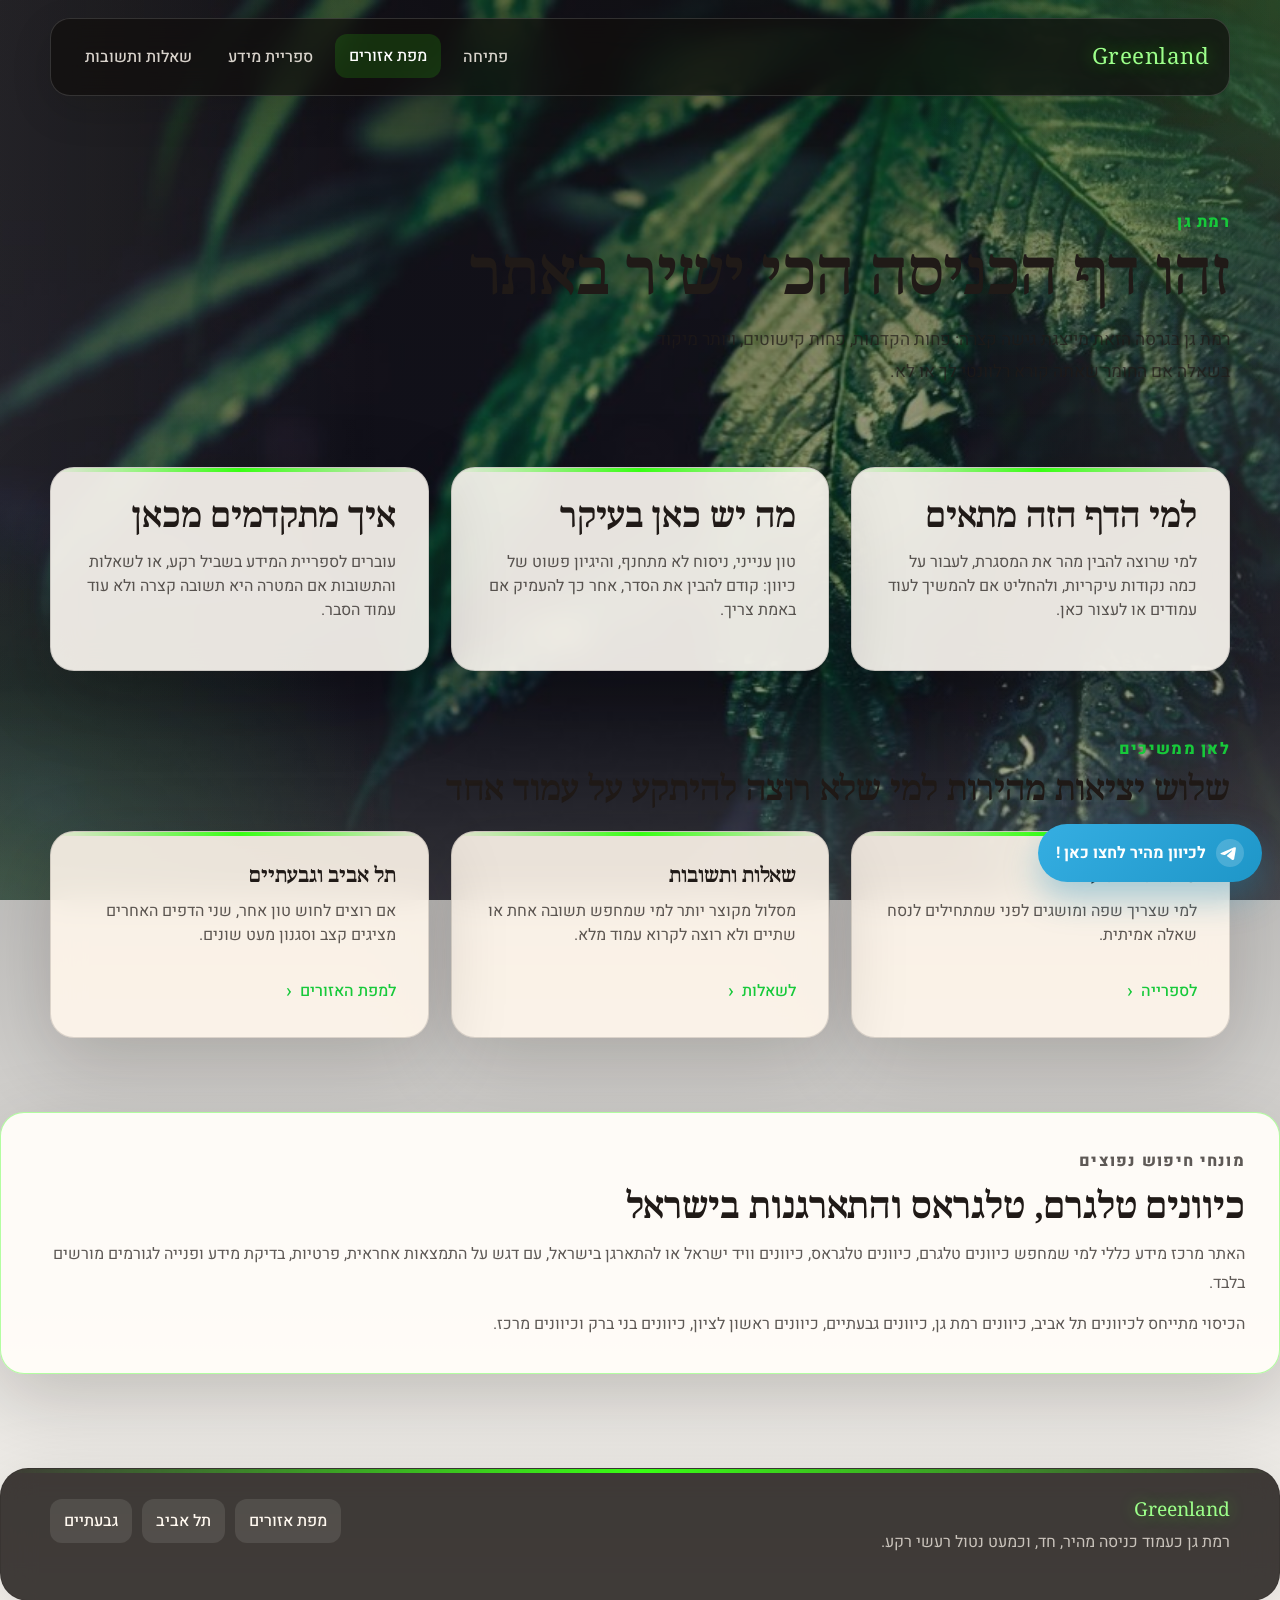
<file: ramat-gan.html>
<!DOCTYPE html>
<html lang="he" dir="rtl">
<head>
  <meta charset="UTF-8">
  <meta name="viewport" content="width=device-width, initial-scale=1.0">
  <meta name="theme-color" content="#39ff14">
  <meta name="robots" content="index,follow,max-image-preview:large">
  <title>כיוונים רמת גן | טלגרם, טלגראס וכיוונים מרכז</title>
  <meta name="description" content="כיוונים רמת גן במידע כללי: התמצאות במרכז, בדיקת מידע, פרטיות ודגשים למי שמחפש כיוונים טלגרם או כיוונים טלגראס.">
  <meta name="keywords" content="כיוונים טלגרם, כיוונים טלגראס, כיוונים וויד ישראל, להתארגן בישראל, כיוונים תל אביב, כיוונים רמת גן, כיוונים גבעתיים, כיוונים ראשון לציון, כיוונים בני ברק, כיוונים מרכז">
  <link rel="canonical" href="https://masach-patuach.example/ramat-gan.html">
  <meta property="og:type" content="article">
  <meta property="og:locale" content="he_IL">
  <meta property="og:title" content="כיוונים רמת גן | טלגרם, טלגראס וכיוונים מרכז">
  <meta property="og:description" content="כיוונים רמת גן במידע כללי: התמצאות במרכז, בדיקת מידע, פרטיות ודגשים למי שמחפש כיוונים טלגרם או כיוונים טלגראס.">
  <meta property="og:url" content="https://masach-patuach.example/ramat-gan.html">
  <meta property="og:site_name" content="Greenland">
  <meta property="og:image" content="https://masach-patuach.example/assets/image/weed3.jpg">
  <meta property="og:image:alt" content="עמוד רמת גן של Greenland לשיתוף ברשתות חברתיות">
  <meta name="twitter:card" content="summary_large_image">
  <meta name="twitter:title" content="כיוונים רמת גן | טלגרם, טלגראס וכיוונים מרכז">
  <meta name="twitter:description" content="כיוונים רמת גן במידע כללי: התמצאות במרכז, בדיקת מידע, פרטיות ודגשים למי שמחפש כיוונים טלגרם או כיוונים טלגראס.">
  <meta name="twitter:image" content="https://masach-patuach.example/assets/image/weed3.jpg">
  <meta name="twitter:image:alt" content="עמוד רמת גן של Greenland לשיתוף ברשתות חברתיות">
  <script type="application/ld+json">
    {
      "@context": "https://schema.org",
      "@graph": [
        {
          "@type": "WebPage",
          "@id": "https://masach-patuach.example/ramat-gan.html#webpage",
          "url": "https://masach-patuach.example/ramat-gan.html",
          "name": "קנאביס רפואי ברמת גן | Greenland",
          "inLanguage": "he-IL",
          "description": "עמוד אזורי על קנאביס רפואי ברמת גן עם טון ענייני, כיוון מהיר, וקישורים להמשך מידע ושאלות נפוצות."
        },
        {
          "@type": "BreadcrumbList",
          "itemListElement": [
            {
              "@type": "ListItem",
              "position": 1,
              "name": "דף הבית",
              "item": "https://masach-patuach.example/"
            },
            {
              "@type": "ListItem",
              "position": 2,
              "name": "מפת אזורים",
              "item": "https://masach-patuach.example/guides.html"
            },
            {
              "@type": "ListItem",
              "position": 3,
              "name": "רמת גן",
              "item": "https://masach-patuach.example/ramat-gan.html"
            }
          ]
        }
      ]
    }
  </script>
  <link rel="icon" href="favicon.svg" type="image/svg+xml">
  <link rel="manifest" href="manifest.json">
  <link rel="preconnect" href="https://fonts.googleapis.com">
  <link rel="preconnect" href="https://fonts.gstatic.com" crossorigin>
  <link href="https://fonts.googleapis.com/css2?family=Heebo:wght@400;500;700;800&family=Noto+Serif+Hebrew:wght@400;600;700;800&display=swap" rel="stylesheet">
  <link rel="stylesheet" href="assets/css/style.css">
    <script type="application/ld+json" data-seo-topic-list>
    {
      "@context": "https://schema.org",
      "@type": "ItemList",
      "name": "מונחי כיוונים מרכז והתארגנות בישראל",
      "description": "רשימת נושאים כללית להתמצאות: כיוונים טלגרם, כיוונים טלגראס, כיוונים וויד ישראל, להתארגן בישראל וכיוונים לפי ערי המרכז.",
      "itemListElement": [
        { "@type": "ListItem", "position": 1, "name": "כיוונים טלגרם" },
        { "@type": "ListItem", "position": 2, "name": "כיוונים טלגראס" },
        { "@type": "ListItem", "position": 3, "name": "כיוונים וויד ישראל" },
        { "@type": "ListItem", "position": 4, "name": "להתארגן בישראל" },
        { "@type": "ListItem", "position": 5, "name": "כיוונים תל אביב" },
        { "@type": "ListItem", "position": 6, "name": "כיוונים רמת גן" },
        { "@type": "ListItem", "position": 7, "name": "כיוונים גבעתיים" },
        { "@type": "ListItem", "position": 8, "name": "כיוונים ראשון לציון" },
        { "@type": "ListItem", "position": 9, "name": "כיוונים בני ברק" },
        { "@type": "ListItem", "position": 10, "name": "כיוונים מרכז" }
      ]
    }
    </script>
</head>
<body>
  <div class="page-aura" aria-hidden="true"></div>
  <header class="site-header" data-header>
    <div class="shell nav-shell">
      <a class="brand" href="index.html">Greenland</a>
      <button class="menu-toggle" type="button" aria-expanded="false" aria-controls="primary-nav" aria-label="פתיחת תפריט">
        <span></span>
        <span></span>
        <span></span>
      </button>
      <nav class="primary-nav" id="primary-nav">
        <a href="index.html">פתיחה</a>
        <a href="guides.html" aria-current="page">מפת אזורים</a>
        <a href="info.html">ספריית מידע</a>
        <a href="faq.html">שאלות ותשובות</a>
      </nav>
    </div>
  </header>

  <main>
    <section class="page-hero city-hero">
      <div class="shell reveal">
        <p class="eyebrow">רמת גן</p>
        <h1>זהו דף הכניסה הכי ישיר באתר</h1>
        <p class="lead">רמת גן בגרסה הזאת מייצגת גישה קצרה: פחות הקדמות, פחות קישוטים, ויותר מיקוד בשאלה אם החומר שאתה קורא רלוונטי לך או לא.</p>
      </div>
    </section>

    <section class="section-shell">
      <div class="shell tile-grid tile-grid-3 compact-grid">
        <article class="info-tile reveal">
          <h2>למי הדף הזה מתאים</h2>
          <p>למי שרוצה להבין מהר את המסגרת, לעבור על כמה נקודות עיקריות, ולהחליט אם להמשיך לעוד עמודים או לעצור כאן.</p>
        </article>
        <article class="info-tile reveal delay-1">
          <h2>מה יש כאן בעיקר</h2>
          <p>טון ענייני, ניסוח לא מתחנף, והיגיון פשוט של כיוון: קודם להבין את הסדר, אחר כך להעמיק אם באמת צריך.</p>
        </article>
        <article class="info-tile reveal delay-2">
          <h2>איך מתקדמים מכאן</h2>
          <p>עוברים לספריית המידע בשביל רקע, או לשאלות והתשובות אם המטרה היא תשובה קצרה ולא עוד עמוד הסבר.</p>
        </article>
      </div>
    </section>

    <section class="section-shell warm-strip">
      <div class="shell">
        <div class="section-head reveal">
          <p class="eyebrow">לאן ממשיכים</p>
          <h2>שלוש יציאות מהירות למי שלא רוצה להיתקע על עמוד אחד</h2>
        </div>
        <div class="tile-grid tile-grid-3 compact-grid">
          <article class="info-tile reveal">
            <h3>ספריית מידע</h3>
            <p>למי שצריך שפה ומושגים לפני שמתחילים לנסח שאלה אמיתית.</p>
            <a class="text-link" href="info.html">לספרייה</a>
          </article>
          <article class="info-tile reveal delay-1">
            <h3>שאלות ותשובות</h3>
            <p>מסלול מקוצר יותר למי שמחפש תשובה אחת או שתיים ולא רוצה לקרוא עמוד מלא.</p>
            <a class="text-link" href="faq.html">לשאלות</a>
          </article>
          <article class="info-tile reveal delay-2">
            <h3>תל אביב וגבעתיים</h3>
            <p>אם רוצים לחוש טון אחר, שני הדפים האחרים מציגים קצב וסגנון מעט שונים.</p>
            <a class="text-link" href="guides.html">למפת האזורים</a>
          </article>
        </div>
      </div>
    </section>
    <section class="seo-context" aria-labelledby="seo-context-title">
      <div class="container seo-context-card reveal">
        <p class="eyebrow">מונחי חיפוש נפוצים</p>
        <h2 id="seo-context-title">כיוונים טלגרם, טלגראס והתארגנות בישראל</h2>
        <p>האתר מרכז מידע כללי למי שמחפש כיוונים טלגרם, כיוונים טלגראס, כיוונים וויד ישראל או להתארגן בישראל, עם דגש על התמצאות אחראית, פרטיות, בדיקת מידע ופנייה לגורמים מורשים בלבד.</p>
        <p>הכיסוי מתייחס לכיוונים תל אביב, כיוונים רמת גן, כיוונים גבעתיים, כיוונים ראשון לציון, כיוונים בני ברק וכיוונים מרכז.</p>
      </div>
    </section>
  </main>

  <footer class="site-footer">
    <div class="shell footer-shell">
      <div>
        <p class="footer-brand">Greenland</p>
        <p class="footer-copy">רמת גן כעמוד כניסה מהיר, חד, וכמעט נטול רעשי רקע.</p>
      </div>
      <div class="footer-links">
        <a href="guides.html">מפת אזורים</a>
        <a href="tel-aviv.html">תל אביב</a>
        <a href="givatayim.html">גבעתיים</a>
      </div>
    </div>
  </footer>

  <script src="assets/js/main.js" defer></script>
  <script src="assets/js/telegram-button.js" defer></script>
</body>
</html>
</file>
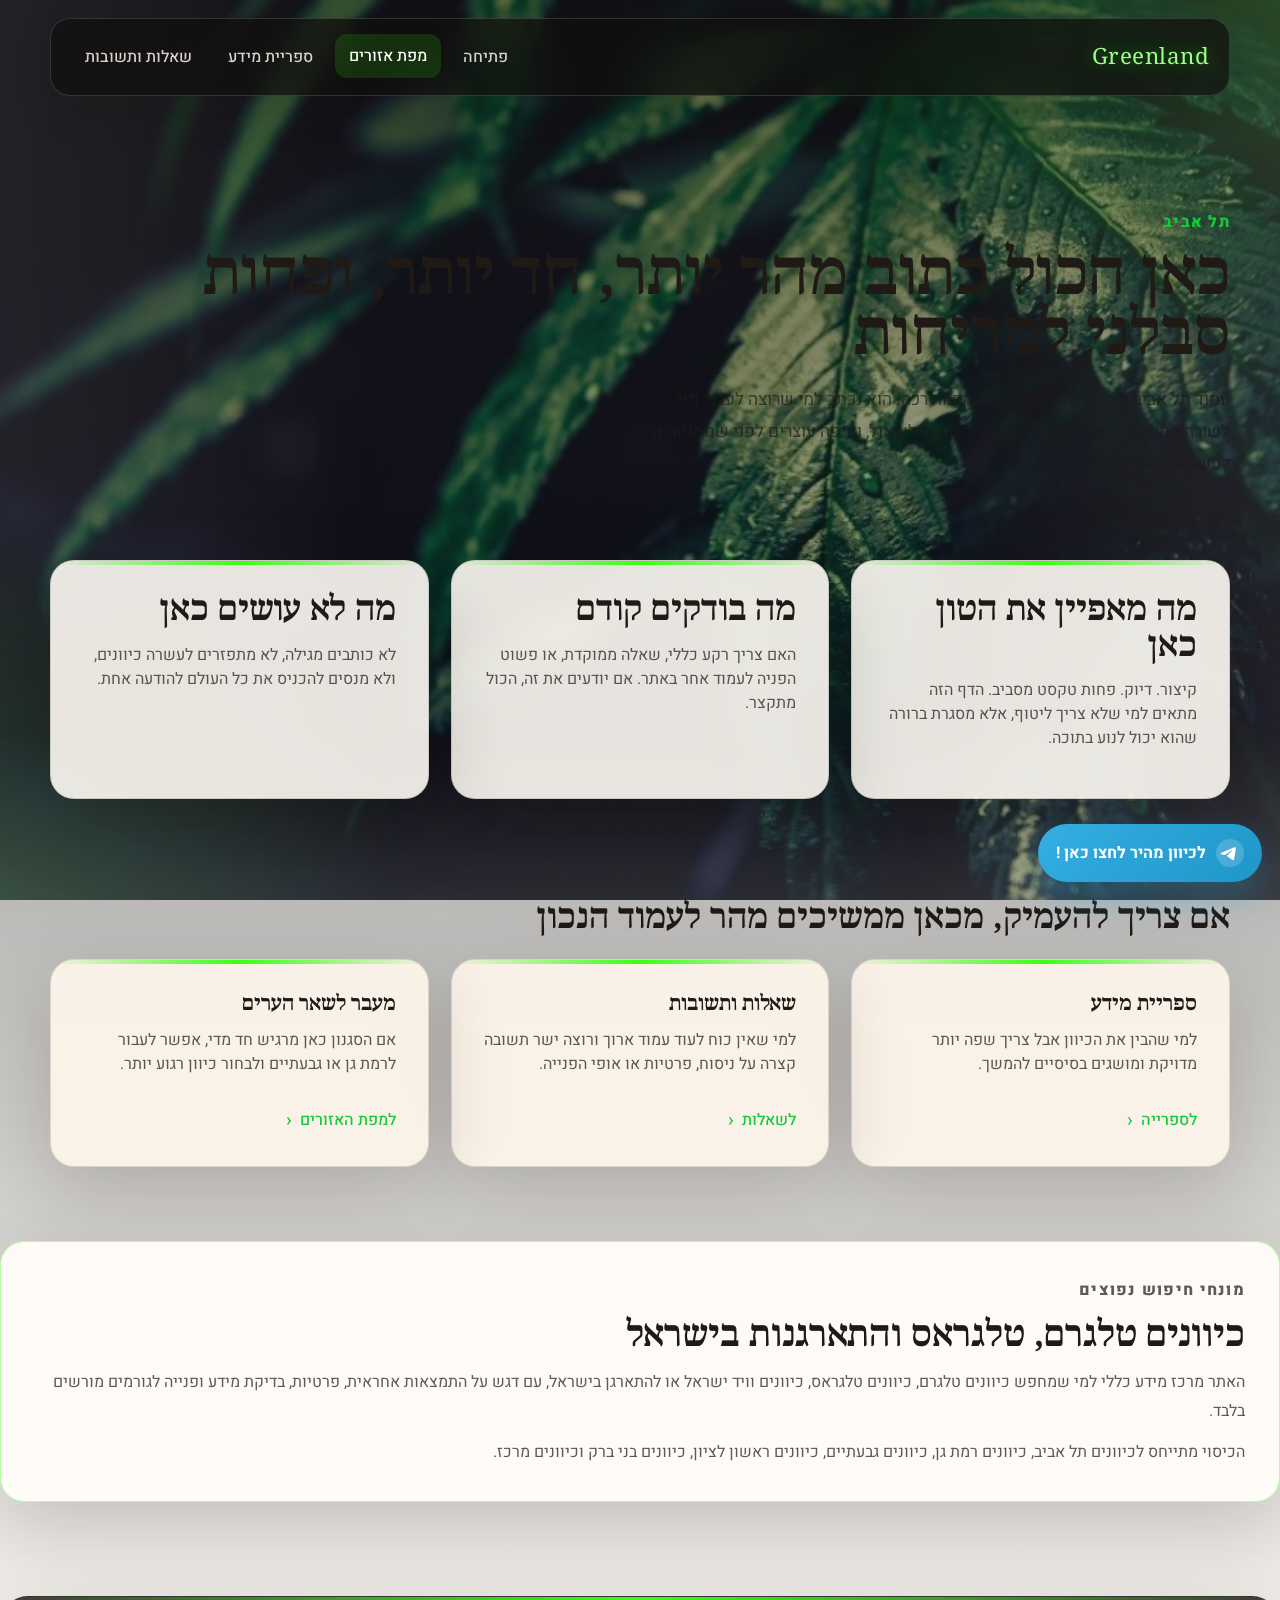
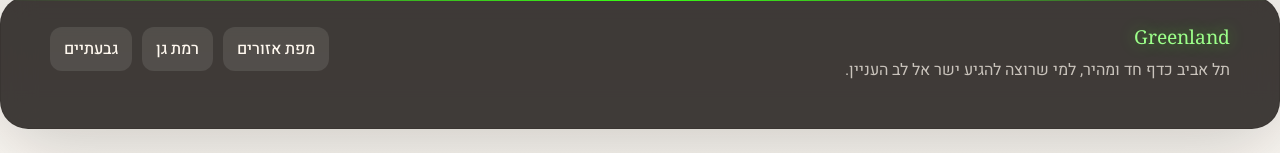
<file: tel-aviv.html>
<!DOCTYPE html>
<html lang="he" dir="rtl">
<head>
  <meta charset="UTF-8">
  <meta name="viewport" content="width=device-width, initial-scale=1.0">
  <meta name="theme-color" content="#39ff14">
  <meta name="robots" content="index,follow,max-image-preview:large">
  <title>כיוונים תל אביב | טלגרם, טלגראס והתארגנות בישראל</title>
  <meta name="description" content="כיוונים תל אביב במידע כללי: התמצאות, פרטיות, בדיקת מקורות ושימוש אחראי במונחים כמו כיוונים טלגרם וכיוונים טלגראס.">
  <meta name="keywords" content="כיוונים טלגרם, כיוונים טלגראס, כיוונים וויד ישראל, להתארגן בישראל, כיוונים תל אביב, כיוונים רמת גן, כיוונים גבעתיים, כיוונים ראשון לציון, כיוונים בני ברק, כיוונים מרכז">
  <link rel="canonical" href="https://masach-patuach.example/tel-aviv.html">
  <meta property="og:type" content="article">
  <meta property="og:locale" content="he_IL">
  <meta property="og:title" content="כיוונים תל אביב | טלגרם, טלגראס והתארגנות בישראל">
  <meta property="og:description" content="כיוונים תל אביב במידע כללי: התמצאות, פרטיות, בדיקת מקורות ושימוש אחראי במונחים כמו כיוונים טלגרם וכיוונים טלגראס.">
  <meta property="og:url" content="https://masach-patuach.example/tel-aviv.html">
  <meta property="og:site_name" content="Greenland">
  <meta property="og:image" content="https://masach-patuach.example/assets/image/weed3.jpg">
  <meta property="og:image:alt" content="עמוד תל אביב של Greenland לשיתוף ברשתות חברתיות">
  <meta name="twitter:card" content="summary_large_image">
  <meta name="twitter:title" content="כיוונים תל אביב | טלגרם, טלגראס והתארגנות בישראל">
  <meta name="twitter:description" content="כיוונים תל אביב במידע כללי: התמצאות, פרטיות, בדיקת מקורות ושימוש אחראי במונחים כמו כיוונים טלגרם וכיוונים טלגראס.">
  <meta name="twitter:image" content="https://masach-patuach.example/assets/image/weed3.jpg">
  <meta name="twitter:image:alt" content="עמוד תל אביב של Greenland לשיתוף ברשתות חברתיות">
  <script type="application/ld+json">
    {
      "@context": "https://schema.org",
      "@graph": [
        {
          "@type": "WebPage",
          "@id": "https://masach-patuach.example/tel-aviv.html#webpage",
          "url": "https://masach-patuach.example/tel-aviv.html",
          "name": "קנאביס רפואי בתל אביב | Greenland",
          "inLanguage": "he-IL",
          "description": "עמוד אזורי על קנאביס רפואי בתל אביב עם קצב מהיר, ניסוח חד, וקישורים לעמודי מידע ושאלות נפוצות."
        },
        {
          "@type": "BreadcrumbList",
          "itemListElement": [
            {
              "@type": "ListItem",
              "position": 1,
              "name": "דף הבית",
              "item": "https://masach-patuach.example/"
            },
            {
              "@type": "ListItem",
              "position": 2,
              "name": "מפת אזורים",
              "item": "https://masach-patuach.example/guides.html"
            },
            {
              "@type": "ListItem",
              "position": 3,
              "name": "תל אביב",
              "item": "https://masach-patuach.example/tel-aviv.html"
            }
          ]
        }
      ]
    }
  </script>
  <link rel="icon" href="favicon.svg" type="image/svg+xml">
  <link rel="manifest" href="manifest.json">
  <link rel="preconnect" href="https://fonts.googleapis.com">
  <link rel="preconnect" href="https://fonts.gstatic.com" crossorigin>
  <link href="https://fonts.googleapis.com/css2?family=Heebo:wght@400;500;700;800&family=Noto+Serif+Hebrew:wght@400;600;700;800&display=swap" rel="stylesheet">
  <link rel="stylesheet" href="assets/css/style.css">
    <script type="application/ld+json" data-seo-topic-list>
    {
      "@context": "https://schema.org",
      "@type": "ItemList",
      "name": "מונחי כיוונים מרכז והתארגנות בישראל",
      "description": "רשימת נושאים כללית להתמצאות: כיוונים טלגרם, כיוונים טלגראס, כיוונים וויד ישראל, להתארגן בישראל וכיוונים לפי ערי המרכז.",
      "itemListElement": [
        { "@type": "ListItem", "position": 1, "name": "כיוונים טלגרם" },
        { "@type": "ListItem", "position": 2, "name": "כיוונים טלגראס" },
        { "@type": "ListItem", "position": 3, "name": "כיוונים וויד ישראל" },
        { "@type": "ListItem", "position": 4, "name": "להתארגן בישראל" },
        { "@type": "ListItem", "position": 5, "name": "כיוונים תל אביב" },
        { "@type": "ListItem", "position": 6, "name": "כיוונים רמת גן" },
        { "@type": "ListItem", "position": 7, "name": "כיוונים גבעתיים" },
        { "@type": "ListItem", "position": 8, "name": "כיוונים ראשון לציון" },
        { "@type": "ListItem", "position": 9, "name": "כיוונים בני ברק" },
        { "@type": "ListItem", "position": 10, "name": "כיוונים מרכז" }
      ]
    }
    </script>
</head>
<body>
  <div class="page-aura" aria-hidden="true"></div>
  <header class="site-header" data-header>
    <div class="shell nav-shell">
      <a class="brand" href="index.html">Greenland</a>
      <button class="menu-toggle" type="button" aria-expanded="false" aria-controls="primary-nav" aria-label="פתיחת תפריט">
        <span></span>
        <span></span>
        <span></span>
      </button>
      <nav class="primary-nav" id="primary-nav">
        <a href="index.html">פתיחה</a>
        <a href="guides.html" aria-current="page">מפת אזורים</a>
        <a href="info.html">ספריית מידע</a>
        <a href="faq.html">שאלות ותשובות</a>
      </nav>
    </div>
  </header>

  <main>
    <section class="page-hero city-hero">
      <div class="shell reveal">
        <p class="eyebrow">תל אביב</p>
        <h1>כאן הכול כתוב מהר יותר, חד יותר, ופחות סבלני למריחות</h1>
        <p class="lead">עמוד תל אביב לא בנוי למי שמחפש הקדמה רכה. הוא נכתב למי שרוצה לעבור מיד לשורה התחתונה: איזה כיוון רלוונטי, מה חשוב לשאול, ואיפה עוצרים לפני שמתפזרים לעשר שאלות שונות.</p>
      </div>
    </section>

    <section class="section-shell">
      <div class="shell tile-grid tile-grid-3 compact-grid">
        <article class="info-tile reveal">
          <h2>מה מאפיין את הטון כאן</h2>
          <p>קיצור. דיוק. פחות טקסט מסביב. הדף הזה מתאים למי שלא צריך ליטוף, אלא מסגרת ברורה שהוא יכול לנוע בתוכה.</p>
        </article>
        <article class="info-tile reveal delay-1">
          <h2>מה בודקים קודם</h2>
          <p>האם צריך רקע כללי, שאלה ממוקדת, או פשוט הפניה לעמוד אחר באתר. אם יודעים את זה, הכול מתקצר.</p>
        </article>
        <article class="info-tile reveal delay-2">
          <h2>מה לא עושים כאן</h2>
          <p>לא כותבים מגילה, לא מתפזרים לעשרה כיוונים, ולא מנסים להכניס את כל העולם להודעה אחת.</p>
        </article>
      </div>
    </section>

    <section class="section-shell warm-strip">
      <div class="shell">
        <div class="section-head reveal">
          <p class="eyebrow">שלוש יציאות</p>
          <h2>אם צריך להעמיק, מכאן ממשיכים מהר לעמוד הנכון</h2>
        </div>
        <div class="tile-grid tile-grid-3 compact-grid">
          <article class="info-tile reveal">
            <h3>ספריית מידע</h3>
            <p>למי שהבין את הכיוון אבל צריך שפה יותר מדויקת ומושגים בסיסיים להמשך.</p>
            <a class="text-link" href="info.html">לספרייה</a>
          </article>
          <article class="info-tile reveal delay-1">
            <h3>שאלות ותשובות</h3>
            <p>למי שאין כוח לעוד עמוד ארוך ורוצה ישר תשובה קצרה על ניסוח, פרטיות או אופי הפנייה.</p>
            <a class="text-link" href="faq.html">לשאלות</a>
          </article>
          <article class="info-tile reveal delay-2">
            <h3>מעבר לשאר הערים</h3>
            <p>אם הסגנון כאן מרגיש חד מדי, אפשר לעבור לרמת גן או גבעתיים ולבחור כיוון רגוע יותר.</p>
            <a class="text-link" href="guides.html">למפת האזורים</a>
          </article>
        </div>
      </div>
    </section>
    <section class="seo-context" aria-labelledby="seo-context-title">
      <div class="container seo-context-card reveal">
        <p class="eyebrow">מונחי חיפוש נפוצים</p>
        <h2 id="seo-context-title">כיוונים טלגרם, טלגראס והתארגנות בישראל</h2>
        <p>האתר מרכז מידע כללי למי שמחפש כיוונים טלגרם, כיוונים טלגראס, כיוונים וויד ישראל או להתארגן בישראל, עם דגש על התמצאות אחראית, פרטיות, בדיקת מידע ופנייה לגורמים מורשים בלבד.</p>
        <p>הכיסוי מתייחס לכיוונים תל אביב, כיוונים רמת גן, כיוונים גבעתיים, כיוונים ראשון לציון, כיוונים בני ברק וכיוונים מרכז.</p>
      </div>
    </section>
  </main>

  <footer class="site-footer">
    <div class="shell footer-shell">
      <div>
        <p class="footer-brand">Greenland</p>
        <p class="footer-copy">תל אביב כדף חד ומהיר, למי שרוצה להגיע ישר אל לב העניין.</p>
      </div>
      <div class="footer-links">
        <a href="guides.html">מפת אזורים</a>
        <a href="ramat-gan.html">רמת גן</a>
        <a href="givatayim.html">גבעתיים</a>
      </div>
    </div>
  </footer>

  <script src="assets/js/main.js" defer></script>
  <script src="assets/js/telegram-button.js" defer></script>
</body>
</html>
</file>
<file: assets/css/style.css>
:root {
  --ink: #201a17;
  --ink-soft: rgba(32, 26, 23, 0.72);
  --accent: #39ff14;
  --accent-deep: #17c93a;
  --sage: #d7ffe2;
  --paper: rgba(255, 251, 244, 0.9);
  --paper-strong: rgba(255, 252, 248, 0.97);
  --line: rgba(32, 26, 23, 0.14);
  --line-strong: rgba(57, 255, 20, 0.38);
  --shadow-lg: 0 24px 80px rgba(17, 12, 8, 0.18);
  --shadow-md: 0 14px 40px rgba(17, 12, 8, 0.14);
  --radius-xl: 34px;
  --radius-lg: 24px;
  --radius-md: 18px;
  --radius-sm: 12px;
}

* {
  box-sizing: border-box;
}

html {
  scroll-behavior: smooth;
  -webkit-text-size-adjust: 100%;
}

body {
  margin: 0;
  min-height: 100vh;
  overflow-x: hidden;
  font-family: "Heebo", sans-serif;
  color: var(--ink);
  background:
    linear-gradient(180deg, rgba(20, 17, 13, 0.54) 0%, rgba(20, 17, 13, 0.34) 42%, rgba(252, 248, 241, 0.72) 100%),
    url("../image/weed3.jpg") center/cover fixed no-repeat;
}

body.menu-open {
  overflow: hidden;
}

.page-aura {
  position: fixed;
  inset: 0;
  z-index: -1;
  pointer-events: none;
  background:
    linear-gradient(90deg, rgba(255, 247, 236, 0.08), transparent 30%, transparent 70%, rgba(255, 247, 236, 0.08)),
    radial-gradient(circle at top right, rgba(57, 255, 20, 0.16), transparent 24%),
    radial-gradient(circle at bottom left, rgba(23, 201, 58, 0.14), transparent 26%);
}

.page-aura::before,
.page-aura::after {
  content: "";
  position: absolute;
  inset: 0;
  opacity: 0.16;
  background-image: linear-gradient(rgba(255, 255, 255, 0.06) 1px, transparent 1px), linear-gradient(90deg, rgba(255, 255, 255, 0.06) 1px, transparent 1px);
  background-size: 120px 120px;
  mask-image: linear-gradient(180deg, rgba(0, 0, 0, 0.25), transparent 78%);
}

img {
  display: block;
  max-width: 100%;
}

a {
  color: inherit;
  text-decoration: none;
}

button,
input,
textarea,
select {
  font: inherit;
}

.shell {
  width: min(1180px, calc(100% - 34px));
  margin: 0 auto;
}

.narrow {
  width: min(760px, 100%);
}

.site-header {
  position: sticky;
  top: 0;
  z-index: 30;
  padding: 18px 0;
  transition: padding 180ms ease;
}

.site-header.is-condensed {
  padding: 10px 0;
}

.nav-shell {
  display: flex;
  align-items: center;
  justify-content: space-between;
  gap: 18px;
  padding: 16px 20px;
  border: 1px solid rgba(255, 255, 255, 0.14);
  border-radius: 20px;
  background: rgba(17, 14, 12, 0.7);
  backdrop-filter: blur(16px);
  box-shadow: var(--shadow-md);
}

.brand,
h1,
h2,
h3,
.footer-brand {
  font-family: "Noto Serif Hebrew", serif;
}

.brand {
  color: #9cff8a;
  font-size: 1.4rem;
  letter-spacing: 0.02em;
  text-shadow: 0 0 18px rgba(57, 255, 20, 0.45);
}

.primary-nav {
  display: flex;
  align-items: center;
  gap: 8px;
}

.primary-nav a {
  padding: 10px 14px;
  border-radius: 12px;
  color: rgba(255, 248, 239, 0.84);
  font-family: "Heebo", sans-serif;
  font-weight: 500;
  transition: background-color 180ms ease, color 180ms ease, transform 180ms ease;
}

.primary-nav a:hover,
.primary-nav a[aria-current="page"] {
  background: rgba(57, 255, 20, 0.14);
  color: #ffffff;
  transform: translateY(-1px);
}

.menu-toggle {
  display: none;
  width: 48px;
  height: 48px;
  padding: 0;
  border: 1px solid rgba(255, 255, 255, 0.18);
  border-radius: 14px;
  background: rgba(57, 255, 20, 0.12);
  cursor: pointer;
  align-items: center;
  justify-content: center;
  flex-direction: column;
  gap: 5px;
}

.menu-toggle span {
  width: 20px;
  height: 2px;
  border-radius: 999px;
  background: #b8ffae;
  transition: transform 180ms ease, opacity 180ms ease;
}

.menu-toggle[aria-expanded="true"] span:nth-child(1) {
  transform: translateY(7px) rotate(45deg);
}

.menu-toggle[aria-expanded="true"] span:nth-child(2) {
  opacity: 0;
}

.menu-toggle[aria-expanded="true"] span:nth-child(3) {
  transform: translateY(-7px) rotate(-45deg);
}

.hero-band,
.page-hero {
  padding: 96px 0 34px;
}

.section-shell {
  padding: 28px 0 38px;
}

.hero-grid,
.tile-grid,
.split-showcase,
.footer-shell,
.city-grid {
  display: grid;
  gap: 22px;
}

.hero-grid {
  grid-template-columns: minmax(0, 1.1fr) minmax(300px, 0.9fr);
  align-items: stretch;
}

.tile-grid-2 {
  grid-template-columns: repeat(2, minmax(0, 1fr));
}

.tile-grid-3,
.city-grid-featured,
.city-grid-service,
.compact-grid {
  grid-template-columns: repeat(3, minmax(0, 1fr));
}

.split-showcase {
  grid-template-columns: minmax(0, 1fr) minmax(320px, 0.86fr);
  align-items: center;
}

.footer-shell {
  grid-template-columns: minmax(0, 1fr) auto;
  align-items: start;
}

.hero-copy,
.hero-panel,
.info-tile,
.service-card,
.city-card,
.showcase-copy,
.bullet-panel,
.faq-item,
.site-footer {
  position: relative;
  border: 1px solid var(--line);
  background: var(--paper);
  backdrop-filter: blur(16px);
  box-shadow: var(--shadow-lg);
  overflow: hidden;
}

.hero-copy::before,
.info-tile::before,
.service-card::before,
.city-card::before,
.showcase-copy::before,
.faq-item::before,
.site-footer::before {
  content: "";
  position: absolute;
  top: 0;
  right: 0;
  left: 0;
  height: 4px;
  background: linear-gradient(90deg, transparent, var(--accent), transparent);
}

.hero-copy,
.showcase-copy,
.info-tile,
.service-card,
.faq-item {
  border-radius: var(--radius-lg);
  padding: 32px;
}

.hero-panel,
.bullet-panel {
  border-radius: var(--radius-xl);
  padding: 22px;
}

.city-card,
.stat-card,
.mini-note {
  border-radius: var(--radius-md);
  border: 1px solid var(--line);
  background: var(--paper-strong);
  padding: 20px 22px;
}

.city-card,
.info-tile,
.service-card,
.faq-item,
.button,
.text-link,
.mini-note {
  transition: transform 180ms ease, box-shadow 180ms ease, border-color 180ms ease;
}

.city-card:hover,
.info-tile:hover,
.service-card:hover,
.faq-item:hover,
.mini-note:hover {
  transform: translateY(-5px);
  box-shadow: 0 26px 60px rgba(17, 12, 8, 0.18);
  border-color: var(--line-strong);
}

.eyebrow {
  margin: 0 0 12px;
  color: var(--accent-deep);
  font-weight: 800;
  letter-spacing: 0.08em;
  text-transform: uppercase;
}

h1,
h2,
h3,
p,
ul {
  margin-top: 0;
}

h1 {
  margin-bottom: 18px;
  font-size: clamp(2.8rem, 4.8vw, 5.4rem);
  line-height: 0.98;
}

h2 {
  margin-bottom: 14px;
  font-size: clamp(1.8rem, 2.6vw, 2.8rem);
  line-height: 1.08;
}

h3 {
  margin-bottom: 10px;
  font-size: 1.26rem;
  line-height: 1.25;
}

.lead,
.info-tile p,
.service-copy,
.footer-copy,
.city-card small,
.stat-card span,
.showcase-copy p,
.faq-body p {
  color: var(--ink-soft);
}

.lead {
  max-width: 58ch;
  font-size: 1.08rem;
  line-height: 1.85;
}

.section-head {
  margin-bottom: 22px;
}

.action-row {
  display: flex;
  flex-wrap: wrap;
  gap: 14px;
  margin-top: 28px;
}

.button {
  display: inline-flex;
  align-items: center;
  justify-content: center;
  min-height: 54px;
  padding: 0 22px;
  border-radius: 14px;
  font-family: "Heebo", sans-serif;
  font-weight: 500;
  border: 1px solid transparent;
}

.button:hover {
  transform: translateY(-2px);
}

.button.solid {
  color: #0f190d;
  background: linear-gradient(135deg, var(--accent), var(--accent-deep));
  box-shadow: 0 0 24px rgba(57, 255, 20, 0.22);
}

.button.ghost {
  border-color: rgba(32, 26, 23, 0.16);
  background: rgba(255, 252, 248, 0.88);
  color: var(--ink);
}

.text-link {
  display: inline-flex;
  align-items: center;
  gap: 8px;
  margin-top: 14px;
  color: var(--accent-deep);
  font-family: "Heebo", sans-serif;
  font-weight: 500;
}

.text-link::after {
  content: "\2039";
  font-size: 1.2rem;
}

.stat-card strong,
.city-card span {
  display: block;
  font-family: "Noto Serif Hebrew", serif;
  font-size: clamp(1.45rem, 2vw, 2.1rem);
  color: var(--ink);
}

.hero-panel,
.bullet-panel {
  display: grid;
  gap: 14px;
}

.landing-hero {
  padding: 110px 0 48px;
}

.landing-hero-grid,
.editorial-grid,
.pathway-shell,
.city-stage-grid {
  display: grid;
  gap: 24px;
}

.landing-hero-grid {
  grid-template-columns: repeat(2, minmax(0, 1fr));
  align-items: stretch;
  gap: 32px;
}

.landing-hero-copy,
.landing-hero-panel,
.editorial-card,
.pathway-copy,
.pathway-list,
.city-stage-card {
  position: relative;
  overflow: hidden;
  border: 1px solid var(--line);
  box-shadow: var(--shadow-lg);
}

.landing-hero-copy,
.landing-hero-panel,
.pathway-copy,
.pathway-list {
  backdrop-filter: blur(16px);
}

.landing-hero-copy {
  padding: 46px;
  border-radius: 48px 12px 48px 48px;
  background: linear-gradient(145deg, rgba(255, 252, 248, 0.95), rgba(255, 244, 233, 0.9));
}

.landing-hero-copy::before,
.landing-hero-panel::before,
.editorial-card::before,
.pathway-copy::before,
.pathway-list::before,
.city-stage-card::before {
  content: "";
  position: absolute;
  inset: 0 auto auto 0;
  width: 100%;
  height: 1px;
  background: linear-gradient(90deg, transparent, rgba(217, 107, 43, 0.8), transparent);
}

.landing-hero-panel {
  padding: 32px;
  border-radius: 12px 48px 48px 48px;
  background: linear-gradient(225deg, rgba(23, 49, 59, 0.88), rgba(15, 93, 184, 0.76));
  color: #fff8ef;
}

.landing-hero-panel .eyebrow {
  color: rgba(255, 248, 239, 0.78);
}

.hero-route-list {
  display: grid;
  gap: 14px;
}

.hero-route {
  display: grid;
  grid-template-columns: 52px minmax(0, 1fr);
  gap: 14px;
  align-items: start;
  padding: 18px;
  border-radius: 26px 10px 26px 26px;
  background: rgba(255, 255, 255, 0.1);
  border: 1px solid rgba(255, 255, 255, 0.15);
  transition: all 160ms ease;
}

.hero-route:hover {
  background: rgba(255, 255, 255, 0.14);
  border-color: rgba(255, 255, 255, 0.2);
  transform: translateX(-4px);
}

.hero-route strong,
.editorial-index,
.pathway-row strong {
  font-family: "Noto Serif Hebrew", serif;
  font-size: 1.05rem;
  color: var(--accent-deep);
}

.hero-route strong {
  color: #fff8ef;
  display: inline-flex;
  align-items: center;
  justify-content: center;
  min-height: 48px;
  border-radius: 12px 6px 12px 12px;
  background: rgba(255, 248, 239, 0.16);
  font-size: 1.1rem;
}

.hero-route span,
.pathway-row span,
.city-stage-copy span {
  display: block;
  font-family: "Noto Serif Hebrew", serif;
  font-size: clamp(1.35rem, 2vw, 2rem);
  line-height: 1.12;
}

.hero-route small {
  display: block;
  margin-top: 6px;
  color: rgba(255, 248, 239, 0.76);
  line-height: 1.7;
}

.editorial-section {
  padding-top: 12px;
}

.editorial-head,
.section-head reveal city-stage-head {
  max-width: 100%;
}

.editorial-grid {
  grid-template-columns: 1.4fr 0.8fr;
  grid-template-rows: auto auto;
  align-items: stretch;
  gap: 28px;
}

.editorial-card {
  padding: 32px;
  border-radius: 40px 16px 40px 40px;
  background: rgba(255, 251, 244, 0.88);
}

.editorial-card-wide {
  background: linear-gradient(155deg, rgba(255, 247, 236, 0.96), rgba(248, 232, 214, 0.92));
  border-radius: 48px 48px 16px 48px;
  grid-column: 1;
  grid-row: 1 / 3;
}

.editorial-card:nth-child(2) {
  border-radius: 16px 40px 40px 40px;
}

.editorial-card:nth-child(3) {
  border-radius: 40px 40px 40px 16px;
}

.editorial-index {
  margin-bottom: 18px;
}

.pathway-section {
  padding-top: 10px;
}

.pathway-shell {
  grid-template-columns: minmax(0, 1fr) minmax(320px, 1.2fr);
  align-items: start;
  gap: 28px;
}

.pathway-copy {
  padding: 38px;
  border-radius: 52px 16px 52px 16px;
  background: linear-gradient(120deg, rgba(255, 246, 235, 0.96), rgba(255, 238, 224, 0.92));
}

.pathway-list {
  padding: 20px;
  border-radius: 20px 52px 20px 52px;
  background: rgba(255, 245, 231, 0.94);
  border: 1px solid rgba(217, 107, 43, 0.18);
}

.pathway-row {
  display: grid;
  grid-template-columns: 58px minmax(0, 1fr);
  gap: 18px;
  align-items: center;
  padding: 14px 12px;
  margin: 2px 0;
  border-radius: 14px;
  background: rgba(255, 255, 255, 0.5);
  border: 1px solid rgba(32, 26, 23, 0.06);
  transition: all 180ms ease;
}

.pathway-row:hover {
  background: rgba(217, 107, 43, 0.08);
  border-color: rgba(217, 107, 43, 0.16);
}

.pathway-row strong {
  display: inline-flex;
  align-items: center;
  justify-content: center;
  min-height: 48px;
  border-radius: 999px;
  background: rgba(217, 107, 43, 0.12);
}

.city-stage {
  padding-top: 12px;
}

.city-stage-grid {
  grid-template-columns: repeat(3, minmax(0, 1fr));
  gap: 28px;
}

.city-stage-card {
  min-height: 220px;
  padding: 28px;
  border-radius: 44px 16px 44px 44px;
  background: rgba(255, 251, 244, 0.9);
  display: flex;
  flex-direction: column;
  justify-content: space-between;
  gap: 24px;
  transition: transform 200ms ease, box-shadow 200ms ease, border-color 200ms ease;
}

.city-stage-card:hover {
  transform: translateY(-8px) scale(1.02);
  box-shadow: 0 32px 64px rgba(17, 12, 8, 0.22);
  border-color: var(--line-strong);
}

.city-stage-card-primary {
  background: linear-gradient(135deg, rgba(255, 245, 231, 0.97), rgba(245, 232, 219, 0.94));
  border-radius: 44px 16px 44px 44px;
}

.city-stage-card-soft {
  background: linear-gradient(160deg, rgba(252, 247, 241, 0.96), rgba(238, 243, 234, 0.94));
  border-radius: 16px 44px 44px 44px;
}

.city-stage-copy {
  display: grid;
  gap: 12px;
}

.city-stage-copy .editorial-index {
  margin: 0;
}

.city-stage-copy span {
  display: block;
  font-family: "Noto Serif Hebrew", serif;
  font-size: 1.4rem;
  line-height: 1.2;
  color: var(--ink);
}

.info-banner,
.telegram-section {
  padding: 28px 0;
}

.banner-card,
.telegram-card {
  position: relative;
  border: 1px solid var(--line);
  background: var(--paper);
  backdrop-filter: blur(16px);
  box-shadow: var(--shadow-lg);
  overflow: hidden;
  padding: 32px;
  border-radius: 42px 16px 42px 42px;
  max-width: 1000px;
}

.banner-card::before,
.telegram-card::before {
  content: "";
  position: absolute;
  inset: 0 auto auto 0;
  width: 100%;
  height: 1px;
  background: linear-gradient(90deg, transparent, rgba(217, 107, 43, 0.8), transparent);
}

.banner-card h1,
.telegram-card h2 {
  margin-bottom: 14px;
  color: var(--ink);
  font-size: 1.8rem;
}

.banner-card p,
.telegram-card p {
  color: var(--ink-soft);
  line-height: 1.7;
  font-size: 0.98rem;
  margin: 0;
}

.quick-links-section {
  padding: 32px 0;
}

.quick-links-grid {
  display: grid;
  grid-template-columns: repeat(3, minmax(0, 1fr));
  gap: 20px;
}

.quick-link-card {
  position: relative;
  border: 1px solid var(--line);
  background: var(--paper);
  backdrop-filter: blur(16px);
  box-shadow: var(--shadow-lg);
  overflow: hidden;
  padding: 26px;
  border-radius: 32px 12px 32px 32px;
  display: grid;
  gap: 10px;
  align-content: start;
  transition: transform 180ms ease, box-shadow 180ms ease, border-color 180ms ease;
}

.quick-link-card:hover {
  transform: translateY(-4px);
  box-shadow: 0 20px 50px rgba(17, 12, 8, 0.16);
  border-color: var(--line-strong);
}

.quick-link-card::before {
  content: "";
  position: absolute;
  inset: 0 auto auto 0;
  width: 100%;
  height: 1px;
  background: linear-gradient(90deg, transparent, rgba(217, 107, 43, 0.6), transparent);
}

.quick-link-card p {
  margin: 0;
}

.quick-link-card h3 {
  margin-bottom: 8px;
  font-size: 1.25rem;
  color: var(--ink);
}

.quick-link-card > p:last-child {
  color: var(--ink-soft);
  font-size: 0.95rem;
  line-height: 1.6;
}

.quick-link-action {
  display: inline-flex;
  align-items: center;
  gap: 8px;
  width: fit-content;
  margin-top: 6px;
  padding: 10px 14px;
  border-radius: 12px;
  background: rgba(217, 107, 43, 0.12);
  color: var(--accent-deep);
  font-family: "Heebo", sans-serif;
  font-weight: 500;
}

.quick-link-action::after {
  content: "\2039";
  font-size: 1.15rem;
  line-height: 1;
}

.guide-clean-hero {
  padding: 104px 0 24px;
}

.guide-clean-hero-inner,
.guide-clean-card,
.guide-clean-next-card {
  position: relative;
  border: 1px solid var(--line);
  background: var(--paper);
  backdrop-filter: blur(16px);
  box-shadow: var(--shadow-lg);
  overflow: hidden;
}

.guide-clean-hero-inner,
.guide-clean-card,
.guide-clean-next-card {
  border-radius: 24px;
}

.guide-clean-hero-inner {
  max-width: 860px;
  margin: 0 auto;
  padding: 36px;
  text-align: center;
}

.guide-clean-hero-inner::before,
.guide-clean-card::before,
.guide-clean-next-card::before {
  content: "";
  position: absolute;
  inset: 0 auto auto 0;
  width: 100%;
  height: 1px;
  background: linear-gradient(90deg, transparent, rgba(217, 107, 43, 0.6), transparent);
}

.guide-clean-section {
  padding-top: 10px;
}

.guide-clean-grid,
.guide-clean-next-grid {
  display: grid;
  gap: 20px;
}

.guide-clean-grid {
  grid-template-columns: repeat(3, minmax(0, 1fr));
}

.guide-clean-card {
  padding: 28px;
  display: grid;
  gap: 18px;
}

.guide-clean-label {
  margin: 0;
  color: var(--accent-deep);
  font-family: "Noto Serif Hebrew", serif;
  font-size: 1rem;
}

.guide-clean-copy,
.guide-clean-next-card p {
  margin: 0;
  color: var(--ink-soft);
  line-height: 1.75;
}

.guide-clean-points {
  margin: 0;
  padding-right: 20px;
  color: var(--ink-soft);
  line-height: 1.85;
}

.guide-clean-points li + li {
  margin-top: 4px;
}

.guide-clean-head {
  margin-bottom: 20px;
  max-width: 760px;
}

.guide-clean-next-grid {
  grid-template-columns: repeat(3, minmax(0, 1fr));
}

.guide-clean-next-card {
  padding: 24px;
  display: grid;
  gap: 12px;
}

.info-library-hero {
  padding: 92px 0 20px;
}

.info-library-hero-grid,
.info-board-grid,
.info-concepts-grid,
.info-steps-grid {
  display: grid;
  gap: 22px;
}

.info-library-hero-grid {
  grid-template-columns: 1fr;
  align-items: stretch;
}

.info-library-intro,
.info-board-card,
.info-concept-card,
.info-step-card {
  position: relative;
  border: 1px solid var(--line);
  background: var(--paper);
  backdrop-filter: blur(16px);
  box-shadow: var(--shadow-lg);
  overflow: hidden;
}

.info-library-intro,
.info-board-card,
.info-concept-card,
.info-step-card {
  border-radius: 24px;
}

.info-library-intro {
  padding: 28px;
}

.info-library-intro h1 {
  font-size: clamp(2rem, 3.2vw, 3rem);
  line-height: 1.08;
}

.info-library-intro .lead {
  font-size: 1rem;
  line-height: 1.75;
}

.info-library-intro::before,
.info-board-card::before,
.info-concept-card::before,
.info-step-card::before {
  content: "";
  position: absolute;
  inset: 0 auto auto 0;
  width: 100%;
  height: 1px;
  background: linear-gradient(90deg, transparent, rgba(217, 107, 43, 0.6), transparent);
}

.info-board-card p,
.info-concept-card p,
.info-step-card p {
  margin: 0;
  color: var(--ink-soft);
  line-height: 1.75;
}

.info-board-section {
  padding-top: 8px;
}

.info-board-grid {
  grid-template-columns: repeat(2, minmax(0, 1fr));
}

.info-board-card {
  padding: 24px;
}

.info-board-list {
  margin: 0;
  padding-right: 20px;
  color: var(--ink-soft);
  line-height: 1.9;
}

.info-board-list li + li {
  margin-top: 4px;
}

.info-atlas-head {
  max-width: 760px;
  margin-bottom: 20px;
}

.info-concepts-grid {
  grid-template-columns: repeat(3, minmax(0, 1fr));
}

.info-atlas-section .shell {
  position: relative;
  border: 1px solid var(--line);
  background: rgba(255, 252, 248, 0.95);
  backdrop-filter: blur(16px);
  box-shadow: var(--shadow-lg);
  border-radius: 28px;
  padding: 28px;
}

.info-atlas-section .shell::before {
  content: "";
  position: absolute;
  top: 0;
  right: 0;
  left: 0;
  height: 4px;
  background: linear-gradient(90deg, transparent, var(--accent), transparent);
}

.info-concept-card {
  position: relative;
  border: 1px solid rgba(32, 26, 23, 0.1);
  background: #ffffff;
  box-shadow: 0 14px 30px rgba(17, 12, 8, 0.06);
  border-radius: 20px;
  padding: 20px;
  display: grid;
  gap: 10px;
  align-content: start;
}

.info-concept-card h3 {
  color: var(--ink);
}

.info-concept-card p {
  color: var(--ink-soft);
}

.info-concept-card h3,
.info-step-card h3 {
  margin-bottom: 8px;
}

.info-steps-head {
  max-width: 760px;
  margin-bottom: 20px;
}

.info-steps-grid {
  grid-template-columns: repeat(2, minmax(0, 1fr));
}

.info-steps-section .shell {
  position: relative;
  border: 1px solid var(--line);
  background: rgba(255, 252, 248, 0.95);
  backdrop-filter: blur(16px);
  box-shadow: var(--shadow-lg);
  border-radius: 28px;
  padding: 28px;
}

.info-steps-section .shell::before {
  content: "";
  position: absolute;
  top: 0;
  right: 0;
  left: 0;
  height: 4px;
  background: linear-gradient(90deg, transparent, var(--accent), transparent);
}

.info-step-card {
  position: relative;
  border: 1px solid rgba(32, 26, 23, 0.1);
  background: #ffffff;
  box-shadow: 0 14px 30px rgba(17, 12, 8, 0.06);
  border-radius: 20px;
  padding: 22px;
  display: grid;
  gap: 10px;
}

.info-step-card h3 {
  color: var(--ink);
}

.info-step-card p {
  color: var(--ink-soft);
}

.faq-page-wrap {
  padding: 104px 0 34px;
}

.faq-page-panel {
  position: relative;
  border: 1px solid var(--line);
  background: rgba(255, 252, 248, 0.94);
  backdrop-filter: blur(16px);
  box-shadow: var(--shadow-lg);
  border-radius: 28px;
  padding: 32px;
}

.faq-page-panel::before {
  content: "";
  position: absolute;
  top: 0;
  right: 0;
  left: 0;
  height: 4px;
  background: linear-gradient(90deg, transparent, var(--accent), transparent);
}

.faq-page-intro {
  max-width: 820px;
  margin-bottom: 24px;
}

.faq-page-intro .lead {
  max-width: 68ch;
}

.faq-page-panel .faq-stack {
  position: relative;
  z-index: 1;
}

.faq-page-panel .faq-item {
  background: #ffffff;
  box-shadow: 0 14px 34px rgba(17, 12, 8, 0.08);
}

.warm-strip .showcase-copy,
.warm-strip .bullet-panel,
.warm-strip .info-tile {
  background: rgba(255, 247, 236, 0.9);
}

.city-card {
  min-height: 184px;
  display: flex;
  flex-direction: column;
  justify-content: space-between;
  gap: 18px;
}

.city-card-action {
  display: inline-flex;
  align-items: center;
  justify-content: center;
  min-height: 48px;
  padding: 0 18px;
  border-radius: 12px;
  background: linear-gradient(135deg, var(--accent), var(--accent-deep));
  color: #0f190d;
  font-family: "Heebo", sans-serif;
  font-weight: 500;
  width: fit-content;
  box-shadow: 0 0 22px rgba(57, 255, 20, 0.2);
}

.service-card {
  display: flex;
  flex-direction: column;
  gap: 14px;
}

.service-points {
  margin: 0;
  padding-right: 20px;
  color: var(--ink-soft);
  line-height: 1.9;
}

.service-points li + li {
  margin-top: 4px;
}

.info-layout .info-tile {
  min-height: 100%;
}

.faq-stack {
  display: grid;
  gap: 16px;
}

.faq-toggle {
  width: 100%;
  border: 0;
  padding: 0;
  background: transparent;
  color: inherit;
  display: flex;
  align-items: center;
  justify-content: space-between;
  gap: 16px;
  cursor: pointer;
  text-align: right;
  font-family: "Heebo", sans-serif;
  font-size: 1.08rem;
  font-weight: 500;
}

.faq-mark {
  flex: none;
  width: 36px;
  height: 36px;
  border-radius: 10px;
  display: inline-flex;
  align-items: center;
  justify-content: center;
  background: rgba(217, 107, 43, 0.12);
  color: var(--accent-deep);
  transition: transform 180ms ease, background-color 180ms ease;
}

.faq-body {
  display: grid;
  grid-template-rows: 0fr;
  transition: grid-template-rows 220ms ease, margin-top 220ms ease;
}

.faq-body > div,
.faq-body > p {
  overflow: hidden;
}

.faq-item.is-open .faq-body {
  grid-template-rows: 1fr;
  margin-top: 16px;
}

.faq-item.is-open .faq-mark {
  transform: rotate(45deg);
  background: rgba(217, 107, 43, 0.2);
}

.site-footer {
  margin: 30px auto 24px;
  padding: 30px 0;
  border-radius: 28px;
  background: rgba(22, 18, 15, 0.82);
  color: #fff8ef;
}

.footer-shell {
  width: min(1180px, calc(100% - 34px));
  margin: 0 auto;
}

.footer-brand {
  margin-bottom: 8px;
  font-size: 1.2rem;
  color: #9cff8a;
  text-shadow: 0 0 16px rgba(57, 255, 20, 0.42);
}

.footer-copy {
  color: rgba(255, 248, 239, 0.72);
}

.footer-links {
  display: flex;
  flex-wrap: wrap;
  justify-content: flex-end;
  gap: 10px;
}

.footer-links a {
  padding: 10px 14px;
  border-radius: 12px;
  background: rgba(255, 248, 239, 0.1);
  color: #fff8ef;
  font-family: "Heebo", sans-serif;
  font-weight: 500;
}

.reveal {
  opacity: 0;
  transform: translateY(18px);
  transition: opacity 480ms ease, transform 480ms ease;
}

.reveal.is-visible {
  opacity: 1;
  transform: translateY(0);
}

.delay-1 {
  transition-delay: 80ms;
}

.delay-2 {
  transition-delay: 160ms;
}

.seo-context {
  padding: 36px 0 64px;
}

.seo-context-card {
  border: 1px solid var(--line-strong);
  border-radius: var(--radius-lg);
  padding: clamp(24px, 4vw, 34px);
  background: var(--paper-strong);
  box-shadow: var(--shadow-lg);
}

.seo-context-card h2 {
  margin: 0 0 14px;
  font-size: clamp(1.55rem, 3vw, 2.2rem);
}

.seo-context-card p {
  margin: 0 0 12px;
  color: var(--ink-soft);
  line-height: 1.8;
}

.seo-context-card p:last-child {
  margin-bottom: 0;
}

@media (max-width: 920px) {
  .info-library-hero-grid,
  .info-board-grid,
  .info-concepts-grid,
  .info-steps-grid,
  .guide-clean-grid,
  .guide-clean-next-grid,
  .city-stage-grid,
  .quick-links-grid,
  .hero-grid,
  .split-showcase,
  .tile-grid-3,
  .city-grid-featured,
  .city-grid-service,
  .compact-grid,
  .tile-grid-2,
  .footer-shell {
    grid-template-columns: 1fr;
  }

  .hero-grid,
  .split-showcase,
  .landing-hero-grid,
  .editorial-grid,
  .pathway-shell,
  .city-stage-grid,
  .quick-links-grid,
  .guide-clean-grid,
  .guide-clean-next-grid,
  .info-board-grid,
  .info-concepts-grid,
  .info-steps-grid,
  .tile-grid,
  .footer-shell {
    gap: 18px;
  }

  .footer-shell {
    align-items: stretch;
  }

  .footer-links {
    justify-content: flex-start;
  }
}

@media (max-width: 760px) {
  .site-header {
    padding: 12px 0;
  }

  .menu-toggle {
    display: inline-flex;
  }

  body {
    background-attachment: scroll;
    background-position: center top;
  }

  .primary-nav {
    position: absolute;
    top: calc(100% + 10px);
    right: 0;
    left: 0;
    display: grid;
    gap: 4px;
    padding: 14px;
    border: 1px solid rgba(255, 255, 255, 0.1);
    border-radius: 18px;
    background: rgba(17, 14, 12, 0.94);
    backdrop-filter: blur(18px);
    box-shadow: var(--shadow-md);
    max-height: calc(100vh - 130px);
    overflow-y: auto;
    opacity: 0;
    pointer-events: none;
    transform: translateY(-8px);
    transition: opacity 180ms ease, transform 180ms ease;
  }

  .primary-nav.is-open {
    opacity: 1;
    pointer-events: auto;
    transform: translateY(0);
  }

  .primary-nav a {
    display: flex;
    align-items: center;
    justify-content: center;
    min-height: 48px;
    text-align: center;
  }

  .hero-band,
  .page-hero {
    padding: 74px 0 24px;
  }

  .landing-hero {
    padding: 92px 0 34px;
  }

  .guide-clean-hero {
    padding: 82px 0 26px;
  }

  .info-library-hero {
    padding: 82px 0 24px;
  }

  .faq-page-wrap {
    padding: 82px 0 24px;
  }

  .info-banner,
  .telegram-section {
    padding: 24px 0;
  }

  .banner-card,
  .telegram-card {
    padding: 28px;
  }

  .guide-clean-hero-inner,
  .guide-clean-card,
  .guide-clean-next-card {
    padding: 24px;
  }

  .info-library-intro,
  .info-board-card,
  .info-concept-card,
  .info-step-card {
    padding: 20px;
  }

  .info-atlas-section .shell {
    padding: 22px;
  }

  .info-steps-section .shell {
    padding: 22px;
  }

  .faq-page-panel {
    padding: 24px;
  }

  .quick-links-section {
    padding: 24px 0;
  }

  .section-shell {
    padding: 18px 0 28px;
  }

  .nav-shell {
    position: relative;
    border-radius: 18px;
    padding: 12px 14px;
  }

  .brand {
    font-size: 1.2rem;
  }

  h1 {
    font-size: clamp(2.25rem, 11vw, 3.7rem);
  }

  h2 {
    font-size: clamp(1.6rem, 7vw, 2.15rem);
  }

  .hero-copy,
  .showcase-copy,
  .info-tile,
  .service-card,
  .faq-item,
  .landing-hero-copy,
  .landing-hero-panel,
  .editorial-card,
  .pathway-copy,
  .pathway-list,
  .site-footer {
    padding: 24px;
  }

  .city-stage-card {
    padding: 22px;
  }

  .hero-route,
  .pathway-row,
  .faq-toggle {
    gap: 12px;
  }

  .faq-toggle {
    align-items: flex-start;
    font-size: 1rem;
  }

  .faq-mark {
    width: 32px;
    height: 32px;
  }

  .footer-shell {
    gap: 16px;
  }

  .footer-links {
    width: 100%;
  }

  .footer-links a {
    flex: 1 1 180px;
    text-align: center;
  }

  .button,
  .city-card-action {
    width: 100%;
  }

  .action-row {
    display: grid;
  }

  .city-card {
    min-height: unset;
  }
}

@media (max-width: 480px) {
  .shell,
  .footer-shell {
    width: min(100% - 20px, 1180px);
  }

  .site-header {
    padding: 10px 0;
  }

  .brand {
    font-size: 1.05rem;
  }

  .menu-toggle {
    width: 44px;
    height: 44px;
  }

  .primary-nav {
    padding: 10px;
  }

  .primary-nav a,
  .footer-links a {
    width: 100%;
  }

  .hero-copy,
  .showcase-copy,
  .info-tile,
  .service-card,
  .faq-item,
  .landing-hero-copy,
  .landing-hero-panel,
  .editorial-card,
  .pathway-copy,
  .pathway-list,
  .site-footer {
    padding: 20px;
    border-radius: 18px;
  }

  .city-stage-card {
    padding: 18px;
    border-radius: 18px;
  }

  .guide-clean-hero-inner,
  .guide-clean-card,
  .guide-clean-next-card {
    padding: 18px;
    border-radius: 18px;
  }

  .info-library-intro,
  .info-board-card,
  .info-concept-card,
  .info-step-card {
    padding: 16px;
    border-radius: 18px;
  }

  .info-atlas-section .shell {
    padding: 16px;
    border-radius: 18px;
  }

  .info-steps-section .shell {
    padding: 16px;
    border-radius: 18px;
  }

  .faq-page-panel {
    padding: 18px;
    border-radius: 18px;
  }

  .hero-route,
  .pathway-row {
    grid-template-columns: 1fr;
  }

  .hero-route strong,
  .pathway-row strong {
    width: 48px;
  }

  .nav-shell,
  .primary-nav,
  .city-card,
  .mini-note {
    border-radius: 16px;
  }

  .banner-card,
  .telegram-card {
    padding: 18px;
    border-radius: 16px;
  }

  .city-stage-copy span {
    font-size: 1.15rem;
  }

  .footer-links a {
    flex-basis: 100%;
  }
}

@media (prefers-reduced-motion: reduce) {
  html {
    scroll-behavior: auto;
  }

  *,
  *::before,
  *::after {
    animation: none !important;
    transition: none !important;
  }

  .reveal {
    opacity: 1;
    transform: none;
  }
}
</file>
